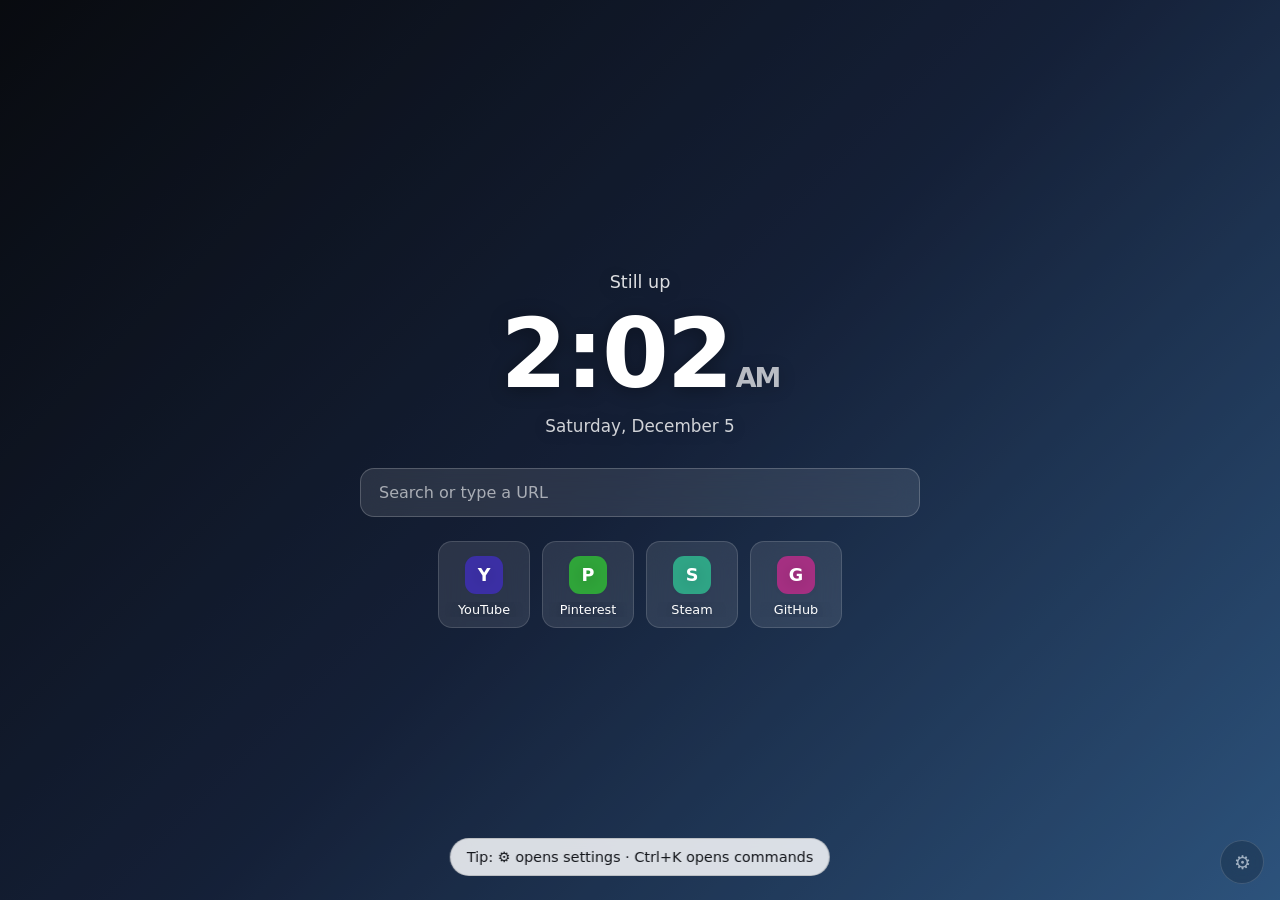
<file: docs/index.html>
<!doctype html>
<html lang="en"><head><meta charset="utf-8">
<meta name="viewport" content="width=device-width, initial-scale=1, viewport-fit=cover">
<meta name="description" content="Fast, customizable new tab with video wallpapers"><meta name="color-scheme" content="dark light"><meta name="theme-color" content="#0b0e14"><title>New Tab</title>
<style>
:root{box-sizing:border-box;padding-top:env(safe-area-inset-top,0px);padding-bottom:env(safe-area-inset-bottom,0px);--ac:#5eead4;--dim:.25;--bl:12px;--cs:96px;--pn:rgba(18,20,26,.8);--ptx:#f2f4f8;--pl:rgba(255,255,255,.14)}
@media(prefers-color-scheme:light){:root:not([data-theme=dark]){--pn:rgba(250,251,253,.86);--ptx:#14161b;--pl:rgba(0,0,0,.14)}}
:root[data-theme=dark]{--pn:rgba(18,20,26,.8);--ptx:#f2f4f8;--pl:rgba(255,255,255,.14)}
:root[data-theme=light]{--pn:rgba(250,251,253,.86);--ptx:#14161b;--pl:rgba(0,0,0,.14)}
*{box-sizing:border-box}[hidden]{display:none!important}
html,body{height:100%;margin:0}
body{background:#0b0e14;color:#fff;font-family:system-ui,-apple-system,"Segoe UI",sans-serif;overflow:hidden}
#bg{position:fixed;inset:0;background:#0b0e14;z-index:0}
#bg video,#bg img{position:absolute;inset:0;width:100%;height:100%;object-fit:cover;opacity:0;transition:opacity .6s}
#bg .on{opacity:1}
#bg:after{content:"";position:absolute;inset:0;background:#000;opacity:var(--dim)}
#ui{position:relative;z-index:1;height:100%;display:flex;flex-direction:column;align-items:center;justify-content:center;gap:14px;padding:24px;text-shadow:0 2px 18px rgba(0,0,0,.35)}
#gr{font-size:1.1rem;opacity:.85}
#clock{font-size:var(--cs);line-height:1;font-weight:600;letter-spacing:-.02em;font-variant-numeric:tabular-nums}
#ap{font-size:.28em;margin-left:.15em;opacity:.7}
#d{opacity:.8;font-size:1.05rem}
#sf{width:min(560px,92vw);margin-top:18px;display:flex;background:rgba(255,255,255,.12);border:1px solid rgba(255,255,255,.2);border-radius:14px;backdrop-filter:blur(var(--bl));-webkit-backdrop-filter:blur(var(--bl));transition:border-color .2s,background .2s}
#sf:focus-within{border-color:var(--ac);background:rgba(255,255,255,.18)}
#q{flex:1;background:none;border:0;outline:0;color:#fff;font:inherit;font-size:1rem;padding:14px 18px;min-width:0}
#q::placeholder{color:rgba(255,255,255,.6)}
#lk{display:flex;flex-wrap:wrap;gap:12px;justify-content:center;max-width:min(640px,94vw);margin-top:10px}
#lk a{width:92px;padding:14px 6px 10px;border-radius:14px;background:rgba(255,255,255,.1);border:1px solid rgba(255,255,255,.14);backdrop-filter:blur(var(--bl));-webkit-backdrop-filter:blur(var(--bl));color:#fff;text-decoration:none;text-align:center;font-size:.8rem;transition:transform .15s,background .15s}
#lk a:hover,#lk a:focus-visible{transform:translateY(-3px);background:rgba(255,255,255,.2);outline:0}
#lk b{display:grid;place-items:center;width:38px;height:38px;border-radius:11px;margin:0 auto 8px;font-size:1.1rem}
#lk span{display:block;white-space:nowrap;overflow:hidden;text-overflow:ellipsis}
#gear{position:fixed;right:max(16px,env(safe-area-inset-right,0px));bottom:max(16px,env(safe-area-inset-bottom,0px));z-index:3;width:44px;height:44px;border-radius:50%;border:1px solid rgba(255,255,255,.25);background:rgba(0,0,0,.35);color:#fff;font-size:1.2rem;cursor:pointer;backdrop-filter:blur(8px);opacity:.55;transition:opacity .2s,transform .3s}
#gear:hover,#gear:focus-visible{opacity:1;transform:rotate(60deg);outline:0}
#pn{position:fixed;top:0;right:0;bottom:0;z-index:4;width:min(360px,100%);background:var(--pn);color:var(--ptx);backdrop-filter:blur(22px);-webkit-backdrop-filter:blur(22px);border-left:1px solid var(--pl);transform:translateX(102%);transition:transform .28s cubic-bezier(.2,.8,.2,1);overflow-y:auto;padding:20px 18px calc(24px + env(safe-area-inset-bottom,0px));padding-top:calc(20px + env(safe-area-inset-top,0px))}
#pn.open{transform:none}
#pn h2{font-size:1rem;margin:0 0 4px;display:flex;justify-content:space-between;align-items:center}
#pn h3{font-size:.8rem;margin:22px 0 8px;opacity:.65;font-weight:600}
.r{display:flex;align-items:center;justify-content:space-between;gap:10px;margin:9px 0;font-size:.9rem}
.r input[type=range]{width:55%;accent-color:var(--ac)}
.r input[type=checkbox]{accent-color:var(--ac);width:18px;height:18px}
.r input[type=color]{width:42px;height:28px;border:0;background:none;padding:0}
#pn input[type=text],#pn select{background:transparent;color:inherit;border:1px solid var(--pl);border-radius:8px;padding:7px 9px;font:inherit;font-size:.88rem;min-width:0}
.btn{background:transparent;color:inherit;border:1px solid var(--pl);border-radius:8px;padding:7px 12px;font:inherit;font-size:.88rem;cursor:pointer}
.btn:hover,.btn:focus-visible{border-color:var(--ac);outline:0}
.ch{display:flex;flex-wrap:wrap;gap:8px}
.sw{width:52px;height:36px;border-radius:9px;border:2px solid transparent;cursor:pointer;position:relative;overflow:hidden;padding:0;color:#fff;font-size:.65rem}
.sw.on{border-color:var(--ac)}
.sw i{position:absolute;right:2px;top:0;font-style:normal;background:rgba(0,0,0,.6);border-radius:6px;padding:0 4px;line-height:1.3}
.sw u{position:absolute;left:3px;bottom:2px;text-decoration:none;text-shadow:0 1px 3px #000}
.lr{display:flex;gap:8px;align-items:center;margin:6px 0;font-size:.88rem}
.lr span{flex:1;overflow:hidden;text-overflow:ellipsis;white-space:nowrap}
@media(prefers-reduced-motion:reduce){*{transition:none!important}}
@media(max-width:520px){#clock{font-size:min(var(--cs),22vw)}}
.tabs{display:flex;margin:12px 0 4px;border-bottom:1px solid var(--pl)}
.tabs button{flex:1;background:none;border:0;border-bottom:2px solid transparent;color:inherit;opacity:.6;padding:9px 0;font:inherit;font-size:.9rem;font-weight:600;cursor:pointer}
.tabs button.on{opacity:1;border-color:var(--ac)}
.pg{display:none}.pg.on{display:block}
.big{display:block;width:100%;margin:8px 0;padding:11px}
.pr{display:flex;gap:8px}.pr .btn{flex:1}
#pn textarea{width:100%;height:90px;background:transparent;color:inherit;border:1px solid var(--pl);border-radius:8px;padding:8px;font:12px ui-monospace,Consolas,monospace;resize:vertical}
#lib{position:fixed;inset:0;z-index:6;background:rgba(0,0,0,.6);backdrop-filter:blur(6px);display:grid;place-items:center;padding:16px}
#lib>div{width:min(860px,100%);max-height:88%;overflow:auto;background:var(--pn);color:var(--ptx);border:1px solid var(--pl);border-radius:16px;padding:18px}
#lg{display:grid;grid-template-columns:repeat(auto-fill,minmax(150px,1fr));gap:12px;margin-top:14px}
.card{aspect-ratio:16/10;border-radius:12px;border:2px solid transparent;cursor:pointer;position:relative;overflow:hidden;background:#222 center/cover;padding:0}
.card.on{border-color:var(--ac)}
.card span{position:absolute;left:0;right:0;bottom:0;padding:6px 8px;font-size:.75rem;color:#fff;background:linear-gradient(transparent,rgba(0,0,0,.7));text-align:left}
.wg{width:min(300px,90vw);background:rgba(255,255,255,.1);border:1px solid rgba(255,255,255,.16);border-radius:14px;padding:12px;backdrop-filter:blur(var(--bl));-webkit-backdrop-filter:blur(var(--bl));text-shadow:none}
#nw{position:fixed;left:24px;bottom:24px}#tw{position:fixed;right:24px;top:24px}
#nta,#ti{width:100%;background:transparent;border:0;color:#fff;font:inherit;outline:0;padding:6px 2px}
#nta{height:120px;resize:none}#ti{border-top:1px solid rgba(255,255,255,.2);margin-top:6px}
.td{display:flex;gap:8px;align-items:center;font-size:.9rem;padding:3px 0}.td span{flex:1}.td button{background:none;border:0;color:inherit;opacity:.6;cursor:pointer}
body.edit [data-w]{outline:1px dashed var(--ac);outline-offset:8px;cursor:grab;touch-action:none;user-select:none}
body.edit [data-w] *{pointer-events:none}
#done{position:fixed;top:16px;left:50%;translate:-50% 0;z-index:5;background:var(--ac);color:#000;border:0;border-radius:99px;padding:10px 20px;font:inherit;font-weight:600;cursor:pointer}
body #sf,body #lk a,body .wg{background:rgba(255,255,255,var(--go,.1));border-radius:var(--rad,14px);box-shadow:var(--gtsh,none)}
body.gloss #sf,body.gloss #lk a,body.gloss .wg{background:linear-gradient(145deg,rgba(255,255,255,.26),rgba(255,255,255,.05) 38%,rgba(0,0,0,.42));border:1px solid rgba(255,255,255,.4);box-shadow:inset 0 1px 0 rgba(255,255,255,.6),inset 0 -12px 22px rgba(0,0,0,.4),0 10px 28px rgba(0,0,0,.55),var(--gtsh,0 0 0 0 transparent);backdrop-filter:blur(calc(var(--bl)*.6)) saturate(1.5);-webkit-backdrop-filter:blur(calc(var(--bl)*.6)) saturate(1.5)}
body.gloss #sf:focus-within{border-color:var(--ac)}
body.clear #sf,body.clear #lk a,body.clear .wg{background:rgba(255,255,255,.03);border:1px solid rgba(255,255,255,.28);backdrop-filter:blur(2px);-webkit-backdrop-filter:blur(2px);box-shadow:var(--gtsh,none)}
body.oled #sf,body.oled #lk a,body.oled .wg{background:#000;border:1px solid rgba(255,255,255,.2);backdrop-filter:none;-webkit-backdrop-filter:none;box-shadow:var(--gtsh,none)}
#ui{color:var(--tc,#fff)}#q,#lk a,#nta,#ti,.wg .btn{color:inherit}
#bg video,#bg img{filter:brightness(var(--br,1)) saturate(var(--sa,1)) blur(var(--wb,0px));object-fit:var(--fit,cover);transform:scale(1.05)}
#clock[data-s=thin]{font-weight:200}#clock[data-s=bold]{font-weight:800}#clock[data-s=mono]{font-family:ui-monospace,Consolas,monospace}
#wx{position:fixed;left:24px;top:24px;width:auto}#pm{position:fixed;right:24px;bottom:80px;text-align:center}#pt{font-size:2rem;font-weight:600;margin-bottom:8px}
#cal{position:fixed;left:24px;top:110px;width:230px}#cal table{width:100%;text-align:center;font-size:.8rem;border-collapse:collapse}#cal td.to{background:var(--ac);color:#000;border-radius:50%}
#cd,#qt{opacity:.8;font-size:.95rem;text-align:center;max-width:520px}
#pn input[type=date]{background:transparent;color:inherit;border:1px solid var(--pl);border-radius:8px;padding:6px}
#cp{position:fixed;inset:0;z-index:7;background:rgba(0,0,0,.5);display:grid;align-items:start;justify-items:center;padding-top:18vh}
#cp>div{width:min(520px,92vw);background:var(--pn);color:var(--ptx);border:1px solid var(--pl);border-radius:14px;overflow:hidden;backdrop-filter:blur(20px)}
#ci{width:100%;background:none;border:0;border-bottom:1px solid var(--pl);color:inherit;font:inherit;padding:14px;outline:0}
#cr div{padding:10px 14px;cursor:pointer}#cr div.on{background:var(--pl)}
#bg{contain:strict}
button:focus-visible,input:focus-visible,select:focus-visible,textarea:focus-visible,a:focus-visible,.card:focus-visible,.sw:focus-visible{outline:2px solid var(--ac);outline-offset:2px}
.btn.pri{background:var(--ac);color:#000;border-color:transparent;font-weight:600}
.r input[type=checkbox]{appearance:none;-webkit-appearance:none;width:38px;height:22px;border-radius:99px;background:var(--pl);position:relative;cursor:pointer;transition:background .2s;flex:none}
.r input[type=checkbox]:after{content:"";position:absolute;top:3px;left:3px;width:16px;height:16px;border-radius:50%;background:var(--ptx);transition:transform .2s}
.r input[type=checkbox]:checked{background:var(--ac)}
.r input[type=checkbox]:checked:after{transform:translateX(16px);background:#000}
body.lite *,body.lite *:before{backdrop-filter:none!important;-webkit-backdrop-filter:none!important}
body.lite #sf,body.lite #lk a,body.lite .wg{background:rgba(10,12,18,.62)!important}
#toast{position:fixed;left:50%;bottom:24px;translate:-50% 20px;opacity:0;pointer-events:none;z-index:9;background:var(--pn);color:var(--ptx);border:1px solid var(--pl);padding:10px 16px;border-radius:99px;font-size:.9rem;backdrop-filter:blur(14px);-webkit-backdrop-filter:blur(14px);transition:opacity .25s,translate .25s}
#toast.on{opacity:1;translate:-50% 0}
.hint{opacity:.5;font-size:.75rem;text-align:center;margin:26px 0 0}
#ui{gap:var(--gap,14px);justify-content:var(--va,center);text-shadow:0 2px 18px rgba(0,0,0,var(--sh,.35))}
#clock{font-weight:var(--clw,600);letter-spacing:var(--cls,-.02em)}
#sf{width:min(var(--cw,560px),92vw)}#lk a{width:var(--tile,92px)}
body.nolbl #lk span{display:none}body.nolbl #lk b{margin-bottom:0}
#bg video,#bg img{object-position:var(--ox,50%) var(--oy,50%)}
#bg:before{content:"";position:absolute;inset:0;z-index:1;pointer-events:none;background:radial-gradient(ellipse at center,transparent 45%,rgba(0,0,0,var(--vg,0)) 100%)}
#bg:after{z-index:1;background:var(--tint,#000)}
@keyframes kb{from{scale:1}to{scale:1.12}}
body.kb #bg img{animation:kb 40s ease-in-out infinite alternate}
@media(prefers-reduced-motion:reduce){body.kb #bg img{animation:none}}
#an{display:none;width:1.6em;height:1.6em}#clock[data-s=analog] #an{display:block}#clock[data-s=analog] #t,#clock[data-s=analog] #ap{display:none}
.aw{position:fixed;z-index:2;top:78%;left:calc(50% - var(--aw)/2);width:var(--aw);display:flex;align-items:center;gap:12px;padding:10px;user-select:none}
.s-bar{--aw:340px}.s-pill{--aw:240px;border-radius:99px!important;padding:6px 14px 6px 6px}.s-circle{--aw:170px;height:170px;padding:0;border-radius:50%!important;justify-content:center}.s-card{--aw:210px;flex-direction:column;align-items:stretch}.s-mini{--aw:104px;border-radius:99px!important;padding:6px 12px;justify-content:space-between}
.ar{position:relative;flex:none;width:48px;height:48px;border-radius:10px;background:linear-gradient(135deg,var(--ac),#2a3350)}
.s-pill .ar{width:40px;height:40px;border-radius:50%}.s-circle .ar{position:absolute;inset:8px;width:auto;height:auto;border-radius:50%}.s-card .ar{width:100%;height:auto;aspect-ratio:1}.s-mini .ar{display:none}
.ai{position:absolute;inset:0;width:100%;height:100%;object-fit:cover;border-radius:inherit}
.rg{position:absolute;inset:-6px;width:calc(100% + 12px);height:calc(100% + 12px);transform:rotate(-90deg);display:none;pointer-events:none}.s-circle .rg{display:block}
.rg circle{fill:none;stroke-width:3}.rg .g{stroke:rgba(255,255,255,.2)}.rg .p{stroke:var(--ac);stroke-linecap:round;stroke-dasharray:289;stroke-dashoffset:289;transition:stroke-dashoffset 1s linear}
.tx{flex:1;min-width:0}.tx b,.tx span{display:block;white-space:nowrap;overflow:hidden;text-overflow:ellipsis}.tx b{font-size:.9rem}.tx span{font-size:.75rem;opacity:.7}
.s-mini .tx{display:none}.s-pill .tx span,.s-pill .pb{display:none}.s-pill [data-c=prev],.s-pill [data-c=next],.s-mini [data-c=prev],.s-mini [data-c=next]{display:none}
.s-circle .tx{position:absolute;top:calc(100% + 8px);left:50%;translate:-50% 0;width:220px;text-align:center;flex:none}.s-circle .pb,.s-circle .eq{display:none}
.s-circle .cb{position:absolute;background:rgba(0,0,0,.5);border-radius:99px;padding:2px 6px;opacity:0;transition:opacity .2s}.s-circle:hover .cb,.s-circle .cb:focus-within{opacity:1}
.s-card .cb{justify-content:center}.s-card .eq{display:none}
.pb{height:6px;border-radius:9px;background:rgba(255,255,255,.2);margin-top:8px;overflow:hidden;cursor:pointer}.pb i{display:block;width:100%;height:100%;background:var(--ac);transform:scaleX(0);transform-origin:left;pointer-events:none;transition:transform 1s linear}
.eq{display:flex;gap:2px;align-items:flex-end;height:18px}.eq i{width:3px;height:30%;background:var(--ac);border-radius:2px}
.playing .eq i{animation:eq .9s ease-in-out infinite alternate}.eq i:nth-child(2){animation-delay:.15s}.eq i:nth-child(3){animation-delay:.3s}.eq i:nth-child(4){animation-delay:.45s}@keyframes eq{to{height:100%}}
.cb{display:flex;align-items:center}.cb button{background:none;border:0;color:inherit;cursor:pointer;padding:6px;border-radius:50%;display:grid;place-items:center}.cb button:hover{background:rgba(255,255,255,.18)}
.s-circle.playing .ai{animation:spin 10s linear infinite}@keyframes spin{to{rotate:360deg}}
.no-art .ar{display:none}.no-txt .tx{display:none}.no-prg .pb,.no-prg .rg{display:none!important}.no-ctl .cb{display:none}.no-eq .eq{display:none}
@media(prefers-reduced-motion:reduce){.playing .eq i,.s-circle.playing .ai{animation:none}}
.chip{display:inline-flex;gap:6px;align-items:center;border:1px solid var(--pl);border-radius:99px;padding:4px 10px;font-size:.82rem;cursor:pointer}.chip input{accent-color:var(--ac)}
#pn .ac{border:1px solid var(--pl);border-radius:12px;padding:6px 12px 10px;margin:8px 0}.note{font-size:.78rem;opacity:.6;margin:4px 0 8px}
.vz{position:fixed;z-index:2;top:62%;left:calc(50% - var(--vw,320px)/2);width:auto;padding:0}
body .vz:not(.glass){background:none!important;border:0!important;box-shadow:none!important;backdrop-filter:none!important;-webkit-backdrop-filter:none!important}
.vz.glass{padding:12px}.vz canvas{display:block}
#gr,#clock,#d,#sf,#lk,#cd,#qt{position:relative}#wx,#pm,#cal{z-index:2}
body.edit [data-w]{will-change:translate,scale,rotate}
body.edit [data-w][data-sel]{outline:2px solid var(--ac)}body.edit [data-w][data-drag]{cursor:grabbing}
.eh{display:none;position:absolute;width:22px;height:22px;background:var(--ac);border:2px solid #000;border-radius:50%;z-index:6;box-shadow:0 2px 8px rgba(0,0,0,.45);scale:calc(1/var(--wsc,1))}
.eh-s{right:-16px;bottom:-16px;cursor:nwse-resize;border-radius:5px}.eh-r{right:-16px;top:-16px;cursor:grab}
body.edit [data-w]>.eh{display:block;pointer-events:auto}
details.sec{border-bottom:1px solid var(--pl)}
details.sec>summary{cursor:pointer;list-style:none;padding:12px 22px 12px 2px;font-weight:600;font-size:.92rem;display:flex;flex-direction:column;gap:2px;position:relative}
details.sec>summary::-webkit-details-marker{display:none}
details.sec>summary::after{content:"›";position:absolute;right:6px;top:10px;font-size:1.2rem;opacity:.6;transition:rotate .2s}
details.sec[open]>summary::after{rotate:90deg}
details.sec>summary small{font-weight:400;opacity:.6;font-size:.76rem}
details.sec[open]{padding-bottom:12px}
details.ac>summary{cursor:pointer;font-weight:600;font-size:.88rem;padding:4px 0}
#ps{width:100%;margin:10px 0 0}#pn.srch .pg{display:block}#pn.srch .tabs{display:none}
:root{--ob:#1b1e26}@media(prefers-color-scheme:light){:root:not([data-theme=dark]){--ob:#fff}}:root[data-theme=light]{--ob:#fff}:root[data-theme=dark]{--ob:#1b1e26}
#pn select option,#pn select optgroup{background:var(--ob);color:var(--ptx)}
#pn input[type=number]{background:transparent;color:inherit;border:1px solid var(--pl);border-radius:8px;padding:6px}
.sw.up{width:84px;height:52px}
#lib.win{position:fixed;inset:auto;left:calc(50% - 220px);top:9vh;z-index:6;width:min(440px,94vw);max-height:72vh;display:flex;flex-direction:column;background:var(--pn);color:var(--ptx);border:1px solid var(--pl);border-radius:16px;padding:0;place-items:initial;backdrop-filter:blur(22px);-webkit-backdrop-filter:blur(22px);box-shadow:0 18px 50px rgba(0,0,0,.5)}
#lib.win>div{width:auto;max-height:none;overflow:visible;background:none;border:0;border-radius:0;padding:0;backdrop-filter:none}
#lh{display:flex;justify-content:space-between;align-items:center;padding:10px 14px;cursor:grab;touch-action:none;border-bottom:1px solid var(--pl)}
#lf{padding:10px 14px 0;gap:6px}#lg{padding:12px 14px 14px;overflow:auto;grid-template-columns:repeat(auto-fill,minmax(110px,1fr));gap:10px;margin-top:0}
.bch{flex:none;background:rgba(255,255,255,.1);border:1px solid rgba(255,255,255,.16);color:inherit;border-radius:99px;padding:4px 12px;font:inherit;font-size:.8rem;cursor:pointer}.bch.on{background:var(--ac);color:#000;border-color:transparent}
#lib .bch{background:transparent;border-color:var(--pl)}#lib .bch.on{background:var(--ac);color:#000}
.dn{display:grid;grid-template-columns:repeat(auto-fit,minmax(140px,1fr));gap:8px;margin:8px 0}
.dc{border:1px solid var(--pl);border-radius:12px;padding:8px;display:flex;flex-direction:column;gap:4px;min-width:0}.dc.on{border-color:var(--ac)}
.dt{height:54px;border-radius:8px;background:#222 center/cover}.dc b{font-size:.85rem;white-space:nowrap;overflow:hidden;text-overflow:ellipsis}.dc small{opacity:.65}
#bm{position:fixed;z-index:2;left:calc(50% - var(--bw,560px)/2);bottom:84px;width:var(--bw,560px);max-width:94vw}
.bt{display:flex;gap:6px;overflow-x:auto;padding-bottom:8px;scrollbar-width:none}
#bmg{display:grid;grid-template-columns:repeat(auto-fill,minmax(calc(var(--bs,56px) + 28px),1fr));gap:10px;max-height:46vh;overflow:auto;scrollbar-width:thin}
#bmg a{display:block;text-align:center;color:inherit;text-decoration:none;font-size:.75rem;transition:translate .18s,scale .18s}#bmg a:hover{translate:0 -2px}
#bmg b{display:grid;place-items:center;width:var(--bs,56px);height:var(--bs,56px);border-radius:calc(var(--bs,56px)*.28);margin:0 auto 5px;font-size:calc(var(--bs,56px)*.4)}
#bmg b img{width:60%;height:60%}#bmg span{display:block;white-space:nowrap;overflow:hidden;text-overflow:ellipsis}#bm.nolbl #bmg span{display:none}
body #bm[data-l=dock]{background:none!important;border:0!important;box-shadow:none!important;backdrop-filter:none!important;-webkit-backdrop-filter:none!important}
#bm[data-l=dock] #bmg{display:flex;justify-content:center;align-items:flex-end;gap:6px;max-height:none;overflow:visible;padding:8px 12px;background:rgba(255,255,255,.12);border:1px solid rgba(255,255,255,.18);border-radius:22px;width:fit-content;max-width:100%;margin:0 auto;backdrop-filter:blur(var(--bl));-webkit-backdrop-filter:blur(var(--bl))}
#bm[data-l=dock] #bmg a{width:var(--bs,56px);transform-origin:bottom}#bm[data-l=dock] #bmg a:hover{scale:1.55;translate:0 0}#bm[data-l=dock] #bmg a:hover+a,#bm[data-l=dock] #bmg a:has(+a:hover){scale:1.25}
#bm[data-l=list] #bmg{grid-template-columns:1fr;gap:4px}#bm[data-l=list] #bmg a{display:flex;align-items:center;gap:10px;text-align:left;padding:4px 6px;border-radius:10px}#bm[data-l=list] #bmg a:hover{background:rgba(255,255,255,.12)}#bm[data-l=list] #bmg b{margin:0;width:32px;height:32px;font-size:.9rem;flex:none}
#ld{position:fixed;inset:0;z-index:30;display:grid;place-items:center;pointer-events:none;clip-path:circle(0 at 50% 50%);background:radial-gradient(circle at 50% 42%,hsl(var(--lh,200) 55% 27%),hsl(var(--lh,200) 50% 8%));color:#fff}
#ld.on{pointer-events:auto;cursor:progress}
#ld.fade{clip-path:none;opacity:0;transition:opacity .35s}#ld.fade.on{opacity:1}
#ld .lg{display:grid;gap:12px;justify-items:center;text-align:center;opacity:0;scale:.7;transition:opacity .3s,scale .5s cubic-bezier(.2,.9,.3,1.25)}
#ld.show .lg{opacity:1;scale:1}
#ld .lw{position:relative;display:grid;place-items:center;width:120px;height:120px}
#ld .lr{position:absolute;inset:0;border-radius:50%;border:3px solid rgba(255,255,255,.14);border-top-color:var(--ac);animation:spin .9s linear infinite}
#ld .lb{width:84px;height:84px;border-radius:22px;display:grid;place-items:center;font-size:2.4rem;font-weight:700;overflow:hidden;box-shadow:0 12px 40px rgba(0,0,0,.45)}
#ld .lb img{width:62%;height:62%}
#ld .ln{font-size:1.15rem;font-weight:600}#ld .ls{opacity:.6;font-size:.82rem}
#ld .pg{position:absolute;left:0;top:0;width:100%;height:3px;overflow:hidden}
#ld .pg:after{content:"";position:absolute;inset:0;background:var(--ac);translate:-100%;animation:ldp var(--ldd,2.5s) linear forwards}@keyframes ldp{to{translate:0}}
@keyframes ldb{from{translate:-100%}to{translate:290%}}
@media(prefers-reduced-motion:reduce){#ld .lr,#ld .pg:after{animation:none}}
#lib.slide .card:not(.on){opacity:.4}
#lib.slide .card.on:after{content:"✓";position:absolute;top:6px;right:6px;width:22px;height:22px;border-radius:50%;background:var(--ac);color:#000;display:grid;place-items:center;font-weight:700;font-size:.85rem}
#clock{font-family:var(--cf,inherit)}
details.zl>summary{cursor:pointer;font-size:.85rem;opacity:.85;padding:6px 0}#zlb{margin:4px 0 10px}
#bmh{display:none}
#bm[data-d=dd]{width:150px;left:calc(50% - 75px);padding:0}
body #bm[data-d=dd]{background:none!important;border:0!important;box-shadow:none!important;backdrop-filter:none!important;-webkit-backdrop-filter:none!important}
#bm[data-d=dd] #bmh{display:block;width:100%;padding:9px 14px;font:inherit;font-size:.85rem;white-space:nowrap;color:inherit;cursor:pointer;background:rgba(255,255,255,.12);border:1px solid rgba(255,255,255,.2);border-radius:99px;backdrop-filter:blur(var(--bl));-webkit-backdrop-filter:blur(var(--bl))}
#bm[data-d=dd] #bmp{display:none;position:absolute;bottom:calc(100% + 10px);left:50%;translate:-50% 0;width:min(var(--bw,560px),94vw);padding:12px;background:rgba(18,20,26,.86);border:1px solid rgba(255,255,255,.16);border-radius:16px;backdrop-filter:blur(18px);-webkit-backdrop-filter:blur(18px);box-shadow:0 18px 50px rgba(0,0,0,.5)}
#bm[data-d=dd].open #bmp{display:block}#bm[data-d=dd].down #bmp{bottom:auto;top:calc(100% + 10px)}
body.edit #bm #bmp{display:none!important}
#bms2{width:100%;margin:0 0 10px;background:rgba(255,255,255,.08);border:1px solid rgba(255,255,255,.16);border-radius:10px;color:#fff;padding:8px 12px;font:inherit;font-size:.85rem;outline:0}
#bms2::placeholder{color:rgba(255,255,255,.55)}
#bmh,#gwh{box-shadow:var(--gtsh,none)}
#gw{position:fixed;z-index:2;left:calc(50% + 90px);bottom:84px}
#gwh{display:none}
#gw[data-d=dd]{width:auto;padding:0}
body #gw[data-d=dd]{background:none!important;border:0!important;box-shadow:none!important;backdrop-filter:none!important;-webkit-backdrop-filter:none!important}
#gw[data-d=dd] #gwh{display:block;padding:9px 14px;font:inherit;font-size:.85rem;white-space:nowrap;color:inherit;cursor:pointer;background:rgba(255,255,255,.12);border:1px solid rgba(255,255,255,.2);border-radius:99px;backdrop-filter:blur(var(--bl));-webkit-backdrop-filter:blur(var(--bl))}
#gw[data-d=dd] #gwp{display:none;position:absolute;bottom:calc(100% + 10px);right:0;width:min(calc(var(--gwc,4)*(var(--gws,52px) + 30px) + 24px),94vw);padding:12px;background:rgba(18,20,26,.86);border:1px solid rgba(255,255,255,.16);border-radius:16px;backdrop-filter:blur(18px);-webkit-backdrop-filter:blur(18px);box-shadow:0 18px 50px rgba(0,0,0,.5)}
#gw[data-d=dd].open #gwp{display:block}#gw[data-d=dd].down #gwp{bottom:auto;top:calc(100% + 10px)}
body.edit #gw #gwp{display:none!important}
#gwg{display:grid;grid-template-columns:repeat(var(--gwc,4),1fr);gap:6px;max-height:min(60vh,420px);overflow:auto;scrollbar-width:thin}
#gwg a{display:block;text-align:center;color:inherit;text-decoration:none;font-size:.72rem;padding:8px 2px;border-radius:12px;transition:background .15s,translate .15s}
#gwg a:hover,#gwg a:focus-visible{background:rgba(255,255,255,.14);translate:0 -2px}
#gwg b{display:grid;place-items:center;width:var(--gws,52px);height:var(--gws,52px);border-radius:calc(var(--gws,52px)*.3);margin:0 auto 6px;color:#fff;box-shadow:0 4px 14px rgba(0,0,0,.3)}
#gwg b svg,#gwg b img{width:56%;height:56%}#gwg span{display:block;white-space:nowrap;overflow:hidden;text-overflow:ellipsis}#gw.nolbl #gwg span{display:none}
</style></head>
<body>
<div id="bg"></div>
<main id="ui">
 <div id="gr" data-w="gr"></div>
 <div id="clock" data-w="clock"><span id="t"></span><span id="ap"></span><svg id="an" viewBox="-50 -50 100 100" aria-hidden="true"><circle r="48" fill="none" stroke="currentColor" stroke-opacity=".5" stroke-width="1.5"/><g id="tk"></g><line id="hh" y2="-26" stroke="currentColor" stroke-width="3.5" stroke-linecap="round"/><line id="hm" y2="-38" stroke="currentColor" stroke-width="2.5" stroke-linecap="round"/><line id="hs" y2="-42" stroke="var(--ac)" stroke-width="1.2" stroke-linecap="round"/></svg></div>
 <div id="d" data-w="d"></div>
 <form id="sf" data-w="sf" autocomplete="off"><input id="q" type="text" placeholder="Search or type a URL" aria-label="Search"></form>
 <nav id="lk" data-w="lk" aria-label="Shortcuts"></nav>
<section id="nw" class="wg" data-w="nw" hidden><textarea id="nta" placeholder="Quick notes" aria-label="Notes"></textarea></section>
 <section id="tw" class="wg" data-w="tw" hidden><div id="tl"></div><input id="ti" type="text" placeholder="Add a task, press Enter" aria-label="Add task"></section>
</main>
<style id="cc"></style>
<div id="toast" role="status" aria-live="polite"></div>
<button id="done" hidden>Done · drag to move · ■ resize · ● rotate</button>
<div id="cd" data-w="cd" hidden></div><div id="qt" data-w="qt" hidden></div>
<section id="wx" class="wg" data-w="wx" hidden></section>
<section id="pm" class="wg" data-w="pm" hidden><div id="pt">25:00</div><div class="pr"><button class="btn" id="pg">Start</button><button class="btn" data-pm="25">Focus</button><button class="btn" data-pm="5">Break</button></div></section>
<section id="cal" class="wg" data-w="cal" hidden></section>
<section id="bm" class="wg" data-w="bm" hidden><button id="bmh" type="button"></button><div id="bmp"><div class="bt" id="bmt"></div><input id="bms2" type="text" placeholder="Search bookmarks" aria-label="Search bookmarks"><div id="bmg"></div></div></section>
<section id="gw" class="wg" data-w="gw" hidden><button id="gwh" type="button"></button><div id="gwp"><div id="gwg"></div></div></section>
<div id="lib" class="win" hidden role="dialog" aria-label="Wallpaper library"><div id="lh"><b id="lt">Wallpaper library</b><button class="btn" id="lc" aria-label="Close">✕</button></div><div class="ch" id="lf"></div><div id="lg"></div></div>
<button id="gear" aria-label="Customize">⚙</button>
<aside id="pn" aria-label="Settings">
 <h2>Customize <button class="btn" id="x">Close</button></h2>
 <input id="ps" type="text" placeholder="Search settings…" aria-label="Search settings">
 <div class="tabs" role="tablist"><button class="on" data-p="p1">Wallpapers</button><button data-p="p2">Widgets</button><button data-p="p3">Settings</button></div>
 <section class="pg on" id="p1">
  <button class="btn big pri" id="up">Upload your own (video / image / GIF)</button><input id="f" type="file" accept="image/*,video/*" multiple hidden>
  <button class="btn big" id="lo">Choose from library</button>
  <h3>My uploads</h3><div class="ch" id="bgs"></div>
  <div class="pr"><button class="btn" id="dflt">Restore default</button><button class="btn" id="dall">Delete all uploads</button></div>
  
  <h3>Adjust</h3>
  <div class="r">Save per wallpaper<input type="checkbox" data-k="pw"></div>
  <p class="note" id="wpn"></p>
  <div class="pr"><button class="btn" id="wpr">Reset this wallpaper</button><button class="btn" id="wpa">Use for all</button></div>
  <div class="r">Dim<input type="range" data-k="dim" min="0" max=".85" step=".01"></div>
  <div class="r">Brightness<input type="range" data-k="br" min=".3" max="1.5" step=".05"></div>
  <div class="r">Saturation<input type="range" data-k="sa" min="0" max="2" step=".05"></div>
  <div class="r">Blur<input type="range" data-k="wb" min="0" max="20" step="1"></div>
  <div class="r">Fit<select data-k="fit"><option value="cover">Fill</option><option value="contain">Fit</option></select></div>
  <div class="r">Focus X<input type="range" data-k="ox" min="0" max="100" step="1"></div>
  <div class="r">Focus Y<input type="range" data-k="oy" min="0" max="100" step="1"></div>
  <div class="r">Vignette<input type="range" data-k="vg" min="0" max=".9" step=".05"></div>
  <div class="r">Tint color<input type="color" data-k="tint"></div>
  <div class="r">Slow zoom (images)<input type="checkbox" data-k="kb"></div>
  <div class="r">Mouse parallax<input type="checkbox" data-k="px"></div>
  <div class="r">Video speed<input type="range" data-k="vs" min=".25" max="2" step=".25"></div>
  <div class="r">Video sound<input type="checkbox" data-k="snd"></div>
  <h3>Auto change</h3>
  <div class="r">Slideshow<select data-k="ss"><option value="off">Off</option><option value="tab">Each new tab</option><option value="5">Every 5 min</option><option value="15">Every 15 min</option><option value="60">Every hour</option></select></div>
  <div class="r">Slideshow order<select data-k="sso"><option value="shuf">Shuffle</option><option value="seq">In order</option></select></div>
  <div class="r">Slideshow wallpapers<button class="btn" id="sslb">All wallpapers</button></div>
  <div class="r">Auto day / night wallpaper<input type="checkbox" data-k="dn"></div>
  <div class="r">Day starts at<input type="number" data-k="dh" min="0" max="23" style="width:64px"></div>
  <div class="r">Night starts at<input type="number" data-k="nh" min="0" max="23" style="width:64px"></div>
  <div id="dnbox" class="dn"></div><p class="note" id="dns"></p>
  
 </section>
 <section class="pg" id="p2">
  <h3>Layout</h3>
  <div class="pr"><button class="btn" data-pre="min">Minimal</button><button class="btn" data-pre="bal">Balanced</button><button class="btn" data-pre="full">Full</button></div>
  <div class="pr" style="margin-top:8px"><button class="btn" id="ed">Move &amp; resize</button><button class="btn" id="rl">Reset positions</button></div>
  <h3>Show</h3>
  <div class="r">Clock<input type="checkbox" data-k="sClock"></div>
  <div class="r">Date<input type="checkbox" data-k="sDate"></div>
  <div class="r">Greeting<input type="checkbox" data-k="sGreet"></div>
  <div class="r">Search bar<input type="checkbox" data-k="sSearch"></div>
  <div class="r">Shortcuts<input type="checkbox" data-k="sLinks"></div>
  <div class="r">Notes<input type="checkbox" data-k="sNotes"></div>
  <div class="r">To-do list<input type="checkbox" data-k="sTodo"></div>
  <div class="r">Weather<input type="checkbox" data-k="sWx"></div>
  <div class="r">Focus timer<input type="checkbox" data-k="sPm"></div>
  <div class="r">Calendar<input type="checkbox" data-k="sCal"></div>
  <div class="r">Countdown<input type="checkbox" data-k="sCd"></div>
  <div class="r">Daily quote<input type="checkbox" data-k="sQt"></div>
  <div class="r">Bookmarks<input type="checkbox" data-k="sBm"></div>
  <div class="r">Google apps<input type="checkbox" data-k="sGw"></div>
  <h3>Audio players</h3>
  <p class="note">Shows what's playing in your other tabs (extension). The preview uses a demo track.</p>
  <div id="awl"></div><button class="btn big" id="awa">+ Add audio widget</button>
  <h3>Visualizer bars</h3>
  <div class="r">Source<select data-k="vm"><option value="tab">Tab audio (real sound)</option><option value="live">Share audio (any tab or screen)</option><option value="sim">Demo animation</option></select></div>
  <p class="note" id="vst"></p>
  <div id="vzl"></div><button class="btn big" id="vza">+ Add visualizer bars</button>
  <h3>Bookmarks</h3>
  <div class="r">Folder<select id="bmf"></select></div>
  <div class="r">Show as<select data-k="bmd"><option value="dd">Dropdown (saves space)</option><option value="open">Always open</option></select></div>
  <div class="r">Layout<select data-k="bml"><option value="grid">Grid</option><option value="dock">Dock</option><option value="list">List</option></select></div>
  <div class="r">Icon size<input type="range" data-k="bms" min="36" max="96" step="2"></div>
  <div class="r">Width<input type="range" data-k="bmw" min="280" max="900" step="10"></div>
  <div class="r">Show names<input type="checkbox" data-k="bmn"></div>
  <div class="r">Folder tabs<input type="checkbox" data-k="bmt"></div>
  <h3>Google apps</h3>
  <div class="r">Show as<select data-k="gwd"><option value="dd">Dropdown (saves space)</option><option value="open">Always open</option></select></div>
  <div class="r">Icon size<input type="range" data-k="gws" min="36" max="80" step="2"></div>
  <div class="r">Columns<input type="range" data-k="gwc" min="3" max="6" step="1"></div>
  <div class="r">Show names<input type="checkbox" data-k="gwn"></div>
  <div class="r">Account number (0 = first)<input type="number" data-k="gwa" min="0" max="9" style="width:64px"></div>
  <details class="zl"><summary>Choose which apps to show</summary><div class="ch" id="gwl"></div></details>
  <h3>Arrange</h3>
  <div class="r">Vertical align<select data-k="va"><option value="start">Top</option><option value="center">Center</option><option value="end">Bottom</option></select></div>
  <div class="r">Spacing<input type="range" data-k="gap" min="0" max="48" step="2"></div>
  <div class="r">Snap to grid<input type="checkbox" data-k="snap"></div>
  <div class="r">Zen mode (press Z)<input type="checkbox" data-k="zen"></div>
  <details class="zl"><summary>Choose what zen mode hides</summary><div class="ch" id="zlb"></div></details>
  <h3>Clock</h3>
  <div class="r">Your name<input type="text" data-k="name" placeholder="optional"></div>
  <div class="r">Size<input type="range" data-k="cs" min="40" max="220" step="2"></div>
  <div class="r">Weight<input type="range" data-k="clw" min="100" max="900" step="100"></div>
  <div class="r">Letter spacing<input type="range" data-k="cls" min="-.08" max=".2" step=".01"></div>
  <div class="r">Style<select data-k="cst"><option value="analog">Analog</option><option value="w6">Regular</option><option value="thin">Thin</option><option value="bold">Bold</option><option value="mono">Mono</option></select></div>
  <div class="r">24-hour<input type="checkbox" data-k="h24"></div>
  <div class="r">Show seconds<input type="checkbox" data-k="sec"></div>
  <h3>Weather &amp; countdown</h3>
  <div class="r">City<input type="text" data-k="city" placeholder="Delhi"></div>
  <div class="r">Unit<select data-k="unit"><option value="C">°C</option><option value="F">°F</option></select></div>
  <div class="r">Event<input type="text" data-k="cdn" placeholder="Exam"></div>
  <div class="r">Date<input type="date" data-k="cdd"></div>
  <h3>Shortcuts</h3>
  <div class="r">Open animation<select data-k="ld"><option value="grow">Grow from tile + logo</option><option value="fade">Fade + logo</option><option value="off">Off</option></select></div>
  <div class="r">Animation length<input type="range" data-k="ldd" min="1" max="5" step=".5"></div>
  <div class="r">Tile size<input type="range" data-k="tile" min="56" max="140" step="2"></div>
  <div class="r">Show names<input type="checkbox" data-k="lbl"></div><div id="ll"></div>
  <div class="lr"><input type="text" id="ln" placeholder="Name" size="8"><input type="text" id="lu" placeholder="site.com" style="flex:1"><button class="btn" id="la">Add</button></div>
 </section>
 <section class="pg" id="p3">
  <h3>Scenes</h3>
  <div id="sl"></div><div class="lr"><input type="text" id="sn" placeholder="Scene name" style="flex:1"><button class="btn" id="sv">Save current</button></div>
  <h3>Look</h3><div class="ch" id="thm"></div>
  <div class="r">Glass style<select data-k="gs"><option value="frost">Frosted</option><option value="gloss">Glossy</option><option value="clear">Clear</option><option value="oled">OLED black</option></select></div>
  <div class="r">Glass opacity<input type="range" data-k="go" min="0" max=".4" step=".01"></div>
  <div class="r">Glass tint color<input type="color" data-k="gt"></div>
  <div class="r">Tint strength<input type="range" data-k="gts" min="0" max=".6" step=".02"></div>
  <div class="r">Lite mode (no blur, still video)<input type="checkbox" data-k="lite"></div>
  <div class="r">Corner radius<input type="range" data-k="rad" min="0" max="32" step="1"></div>
  <div class="r">Text color<input type="color" data-k="tc"></div>
  <div class="r">Text shadow<input type="range" data-k="sh" min="0" max="1" step=".05"></div>
  <div class="r">Accent<input type="color" data-k="ac"></div>
  <div class="r">Font<select data-k="font"><option value="sans">Clean</option><option value="serif">Serif</option><option value="mono">Mono</option><option value="round">Rounded</option></select></div>
  <div class="r">Google font (all text)<input type="text" data-k="gf" list="gfl" placeholder="e.g. Poppins"></div>
  <div class="r">Google font (clock)<input type="text" data-k="gfc" list="gfl" placeholder="e.g. Orbitron"></div>
  <p class="note">Type any family name from <a href="https://fonts.google.com" target="_blank" rel="noopener" style="color:inherit">fonts.google.com</a>. Needs internet. Leave empty to use the built-in fonts.</p>
  <datalist id="gfl"><option value="Poppins"><option value="Inter"><option value="Montserrat"><option value="Playfair Display"><option value="Orbitron"><option value="Bebas Neue"><option value="Space Grotesk"><option value="JetBrains Mono"><option value="Pacifico"><option value="Oswald"><option value="Raleway"><option value="Lobster"><option value="Rajdhani"><option value="Quicksand"></datalist>
  <div class="r">Glass blur<input type="range" data-k="blur" min="0" max="30" step="1"></div>
  <div class="r">Panel theme<select id="th"><option value="">System</option><option value="dark">Dark</option><option value="light">Light</option></select></div>
  <h3>Search &amp; text</h3>
  <div class="r">Search width<input type="range" data-k="cw" min="280" max="900" step="10"></div>
  <div class="r">Search hint<input type="text" data-k="ph"></div>
  <div class="r">Focus search on open<input type="checkbox" data-k="af"></div>
  <div class="r">Greeting text<input type="text" data-k="greet" placeholder="Auto"></div>
  <div class="r">Date format<select data-k="df"><option value="long">Tuesday, October 13</option><option value="short">Tue, Oct 13</option><option value="num">13/10/2026</option><option value="day">Weekday only</option></select></div>
  <div class="r">Search engine<select data-k="eng"><option value="https://duckduckgo.com/?q=">DuckDuckGo</option><option value="https://search.brave.com/search?q=">Brave</option><option value="https://www.google.com/search?q=">Google</option><option value="https://www.bing.com/search?q=">Bing</option></select></div>
  <h3>Custom CSS</h3>
  <textarea data-k="css" spellcheck="false" placeholder="#clock{font-weight:200}"></textarea>
  <h3>Backup</h3>
  <p class="note" id="bkn"></p>
  <div class="r">Settings only<span class="pr" style="flex:none"><button class="btn" id="ex">Export</button><button class="btn" id="im">Import</button></span></div>
  <div class="r">Full backup (with wallpapers)<span class="pr" style="flex:none"><button class="btn" id="exf">Export</button><button class="btn" id="imf2b">Import</button></span></div>
  <input id="imf" type="file" accept=".json" hidden><input id="imf2" type="file" accept=".ntbk" hidden>
  <h3>Reset</h3><button class="btn" id="rs">Reset all settings</button>
 </section>
<p class="hint">v2.10 · Ctrl+K commands · / search · Esc close</p></aside>
<script>
const $=q=>document.querySelector(q),$$=q=>[...document.querySelectorAll(q)];
const G=["linear-gradient(135deg,#0f2027,#203a43,#2c5364)","linear-gradient(135deg,#1a0f2e,#4a1d6b,#c2417a)","linear-gradient(135deg,#0b0e14,#1b2a49,#3b6ea5)","linear-gradient(135deg,#141e14,#2d5a3d,#9bc27a)","linear-gradient(135deg,#1c1010,#7a2e1d,#f2a65a)","radial-gradient(circle at 70% 30%,#243b6b,#05070d 70%)"];
const LIB=[ // Add favourites here: {n:"Name",t:"video"|"img"|"css",s:"file or URL",p:"optional poster image for videos"}
 {n:"Deep sea",t:"css",s:G[0]},{n:"Dusk",t:"css",s:G[1]},{n:"Midnight",t:"css",s:G[2]},{n:"Forest",t:"css",s:G[3]},{n:"Ember",t:"css",s:G[4]},{n:"Eclipse",t:"css",s:G[5]}
 // {n:"Black hole",t:"video",s:"wallpapers/blackhole.mp4",p:"wallpapers/blackhole.jpg"},
 // {n:"Mountains",t:"img",s:"wallpapers/mountains.jpg"},
];
const F={sans:'system-ui,-apple-system,"Segoe UI",sans-serif',serif:'Georgia,"Times New Roman",serif',mono:'ui-monospace,Consolas,monospace',round:'ui-rounded,"Segoe UI Variable Display","Trebuchet MS",sans-serif'};
const D={sGw:false,gwd:"dd",gws:52,gwc:4,gwn:true,gwa:0,gwl:["gmail","drive","docs","sheets","slides","forms","classroom","meet","calendar","photos","maps","youtube"],gt:"#ffffff",gts:0,zl:["sf","lk","nw","tw","wx","pm","cal","cd","qt","bm","gw","aw","vz"],gf:"",gfc:"",bmd:"dd",pw:true,wp:{},ssl:[],sso:"shuf",ld:"grow",ldd:2.5,dh:6,nh:18,dayN:"",nightN:"",dayT:"",nightT:"",sBm:false,bmf:"",bml:"grid",bms:56,bmn:true,bmt:true,bmw:560,vz:[],vm:"tab",aw:[],rot:{},clw:600,cls:-.02,sh:.35,vg:0,tint:"#000000",ox:50,oy:50,kb:false,px:false,gap:14,va:"center",snap:false,zen:false,tile:92,lbl:true,cw:560,ph:"Search or type a URL",af:false,greet:"",df:"long",lite:false,br:1,sa:1,wb:0,fit:"cover",vs:1,snd:false,ss:"off",dn:false,day:"",night:"",sWx:false,sPm:false,sCal:false,sCd:false,sQt:false,cst:"w6",gs:"frost",go:.1,rad:14,tc:"#ffffff",city:"",unit:"C",cdn:"",cdd:"",scenes:{},pos:{},scl:{},sNotes:false,sTodo:false,todos:[],notes:"",css:"",bg:"g2",dim:.25,blur:12,ac:"#5eead4",font:"sans",h24:false,sec:false,cs:96,name:"",sClock:true,sDate:true,sGreet:true,sSearch:true,sLinks:true,eng:"https://duckduckgo.com/?q=",links:[{n:"YouTube",u:"https://youtube.com"},{n:"Pinterest",u:"https://pinterest.com"},{n:"Steam",u:"https://store.steampowered.com"},{n:"GitHub",u:"https://github.com"}]};
let s;try{s={...D,...JSON.parse(localStorage.getItem("nt")||"{}")}}catch(e){s={...D}}
let svT,dead=0;const flush=()=>{clearTimeout(svT);if(dead)return;try{localStorage.setItem("nt",JSON.stringify(s))}catch(e){}},save=()=>{clearTimeout(svT);svT=setTimeout(flush,250)};addEventListener("pagehide",flush);
const db=new Promise(r=>{try{const q=indexedDB.open("nt",1);q.onupgradeneeded=()=>q.result.createObjectStore("m",{keyPath:"id"});q.onsuccess=()=>r(q.result);q.onerror=()=>r(null)}catch(e){r(null)}});
const tx=async(m,f)=>{const d=await db;if(!d)return;return new Promise(r=>{const t=d.transaction("m",m),q=f(t.objectStore("m"));t.oncomplete=()=>r(q&&q.result);t.onerror=()=>r()})};
let url=0;
async function bg(){
 const el=$("#bg");el.innerHTML="";if(url){URL.revokeObjectURL(url);url=0}
 if(cb()[0]=="l"){const L=LIB[+cb().slice(1)];el.style.background=G[2];if(!L)return;if(L.t=="css"){el.style.background=L.s;return}
  const v=L.t=="video",m=document.createElement(v?"video":"img");if(v&&s.lite)return;m.src=L.s;
  if(v){m.muted=m.loop=m.autoplay=m.playsInline=true;m.preload="auto";if(L.p)el.style.background=`url("${L.p}") center/cover`;m.oncanplay=()=>m.classList.add("on");m.play().catch(()=>{})}else m.onload=()=>m.classList.add("on");
  el.prepend(m);return}
 const i=cb()[0]=="g"?+cb().slice(1):-1;el.style.background=G[i>=0?i:2];
 if(i>=0)return;
 const r=await tx("readonly",st=>st.get(cb()));if(!r)return;
 if(r.poster)el.style.background=`url(${r.poster}) center/cover`;url=URL.createObjectURL(r.blob);
 const v=r.blob.type.startsWith("video"),m=document.createElement(v?"video":"img");
 if(v&&s.lite)return;m.src=url;
 if(v){m.muted=m.loop=m.autoplay=m.playsInline=true;m.preload="auto";m.oncanplay=()=>m.classList.add("on");m.play().catch(()=>{})}
 else m.onload=()=>m.classList.add("on");
 el.prepend(m);
}
document.addEventListener("visibilitychange",()=>{const v=$("#bg video");if(v)document.hidden?v.pause():v.play().catch(()=>{})});
const DF={long:{weekday:"long",month:"long",day:"numeric"},short:{weekday:"short",month:"short",day:"numeric"},num:{day:"2-digit",month:"2-digit",year:"numeric"},day:{weekday:"long"}};const tE=$("#t"),aE=$("#ap"),dE=$("#d"),gE=$("#gr");let tk="";
const put=(e,t)=>{if(e.textContent!==t)e.textContent=t};
function tick(){const d=new Date(),m=d.getMinutes(),g=d.getHours();let h=g,a="";
 if(!s.h24){a=h<12?"AM":"PM";h=h%12||12}
 const p=n=>String(n).padStart(2,"0");
 put(tE,(s.h24?p(h):h)+":"+p(m)+(s.sec?":"+p(d.getSeconds()):""));put(aE,a);
 if(s.cst=="analog"){$("#hh").setAttribute("transform",`rotate(${(g%12)*30+m/2})`);$("#hm").setAttribute("transform",`rotate(${m*6})`);const hs=$("#hs");hs.style.display=s.sec?"":"none";hs.setAttribute("transform",`rotate(${d.getSeconds()*6})`)}
 const k=d.getDate()+"|"+g+"|"+s.name+s.greet+s.df;
 if(k!==tk){tk=k;put(dE,d.toLocaleDateString(undefined,DF[s.df]||DF.long));put(gE,s.greet||(g<5?"Still up":g<12?"Good morning":g<17?"Good afternoon":"Good evening")+(s.name?", "+s.name:""))}}
function apply(){
 const r=document.documentElement.style;
 r.setProperty("--ac",s.ac);r.setProperty("--dim",s.dim);r.setProperty("--bl",s.blur+"px");r.setProperty("--cs",s.cs+"px");
 document.body.style.fontFamily=F[s.font]||F.sans;
 [["sClock","#clock"],["sDate","#d"],["sGreet","#gr"],["sSearch","#sf"],["sLinks","#lk"]].forEach(([k,q])=>$(q).hidden=!s[k]);
 tick();
}
function links(){
 const lk=$("#lk"),ll=$("#ll");lk.innerHTML=ll.innerHTML="";
 s.links.forEach((l,i)=>{
  let h="";try{h=new URL(l.u).hostname}catch(e){}
  let n=0;for(const c of h)n=(n*31+c.charCodeAt(0))%360;
  const a=document.createElement("a");a.href=l.u;
  const b=document.createElement("b");b.textContent=(l.n[0]||"?").toUpperCase();b.style.background=`hsl(${n} 55% 42%)`;
  if(window.chrome&&chrome.runtime&&chrome.runtime.id){const im=new Image();im.width=im.height=26;im.alt="";im.src=chrome.runtime.getURL("/_favicon/")+"?pageUrl="+encodeURIComponent(l.u)+"&size=32";im.onload=()=>{b.textContent="";b.style.background="rgba(255,255,255,.14)";b.append(im)}}
  const t=document.createElement("span");t.textContent=l.n;a.append(b,t);lk.append(a);
  const row=document.createElement("div");row.className="lr";
  const sp=document.createElement("span");sp.textContent=l.n+" · "+h;
  const x=document.createElement("button");x.className="btn";x.textContent="Remove";
  x.onclick=()=>{s.links.splice(i,1);save();links()};
  const u=document.createElement("button");u.className="btn";u.textContent="↑";u.onclick=()=>{if(i){[s.links[i-1],s.links[i]]=[s.links[i],s.links[i-1]];save();links()}};
  const ed=document.createElement("button");ed.className="btn";ed.textContent="Edit";ed.onclick=()=>{$("#ln").value=l.n;$("#lu").value=l.u;s.links.splice(i,1);save();links()};
  row.append(sp,u,ed,x);ll.append(row);
 });
}
async function gallery(){const box=$("#bgs");box.innerHTML="";
 const all=await tx("readonly",st=>st.getAll())||[];
 if(!all.length){box.textContent="No uploads yet";box.style.opacity=.6;return}box.style.opacity="";
 all.forEach(m=>{const b=document.createElement("button");b.className="sw up"+(s.bg==m.id?" on":"");b.style.background=m.poster?`url("${m.poster}") center/cover`:"#222";
  const u=document.createElement("u");u.textContent=m.name.slice(0,14);const k=document.createElement("i");k.textContent="×";k.title="Delete";
  k.onclick=async e=>{e.stopPropagation();await tx("readwrite",st=>st.delete(m.id));if(s.bg==m.id){s.bg="g2";save();bg()}gallery()};
  b.append(u,k);b.title=m.name;b.onclick=()=>pick(m.id);box.append(b)})}
function pick(id){s.bg=id;save();bg();gallery()}
$("#up").onclick=()=>$("#f").click();
$("#f").onchange=async e=>{
 let last;
 for(const f of e.target.files){last="m"+Date.now()+Math.random().toString(36).slice(2,6);const po=await poster(f);if(!await tx("readwrite",st=>st.put({id:last,name:f.name,blob:f,poster:po}))){toast("Couldn't save "+f.name+" (storage may be full)");last=0;continue}wnc[last]=f.name;toast("Added "+f.name)}
 e.target.value="";if(last)pick(last);
};
$$("[data-k]").forEach(i=>{
 const k=i.dataset.k;
 if(i.type=="checkbox")i.checked=!!s[k];else i.value=s[k];
 i.oninput=()=>{s[k]=i.type=="checkbox"?i.checked:i.type=="range"?+i.value:i.value;save();apply()};
});
const th=$("#th");th.value=localStorage.getItem("nt-th")||"";
const setTh=()=>{th.value?document.documentElement.dataset.theme=th.value:delete document.documentElement.dataset.theme;try{localStorage.setItem("nt-th",th.value)}catch(e){}};
th.onchange=setTh;setTh();
$("#la").onclick=()=>{
 let u=$("#lu").value.trim(),n=$("#ln").value.trim();if(!u)return;
 if(!/^https?:\/\//.test(u))u="https://"+u;
 try{const h=new URL(u).hostname;s.links.push({n:n||h.replace(/^www\./,""),u})}catch(e){return}
 $("#lu").value=$("#ln").value="";save();links();
};
$("#rs").onclick=()=>{if(confirm("Reset all settings? Uploaded wallpapers stay saved.")){dead=1;try{localStorage.removeItem("nt")}catch(e){}location.reload()}};
$("#sf").onsubmit=e=>{
 e.preventDefault();const v=$("#q").value.trim();if(!v)return;
 location.href=/^(https?:\/\/)?[\w-]+(\.[\w-]+)+(\/\S*)?$/.test(v)?(/^https?:/.test(v)?v:"https://"+v):s.eng+encodeURIComponent(v);
};
const pn=$("#pn"),tg=o=>{const was=pn.classList.contains("open");pn.classList.toggle("open",o);pn.inert=!o;$("#gear").setAttribute("aria-expanded",o);if(o){gallery();$("#x").focus()}else if(was)$("#gear").focus()};pn.inert=true;
$("#gear").onclick=()=>tg(!pn.classList.contains("open"));$("#x").onclick=()=>tg(false);
addEventListener("keydown",e=>{
 if(e.key=="Escape"){tg(false);$("#lib").hidden=true;setEdit(false)}
 else if(e.key=="/"&&document.activeElement.tagName!="INPUT"){e.preventDefault();$("#q").focus()}
});

const ap0=apply;apply=()=>{ap0();$("#cc").textContent=s.css;$("#nw").hidden=!s.sNotes;$("#tw").hidden=!s.sTodo;lay()};
const bd=document.body;
function lay(){$$("[data-w]").forEach(e=>{const w=e.dataset.w,p=s.pos[w]||[0,0];e.style.translate=`${p[0]*innerWidth}px ${p[1]*innerHeight}px`;e.style.scale=s.scl[w]||1;e.style.rotate=(s.rot[w]||0)+"deg";e.style.setProperty("--wsc",s.scl[w]||1)})}
addEventListener("resize",lay);
$("#ed").onclick=()=>{bd.classList.add("edit");$("#done").hidden=false;tg(false)};
$("#done").onclick=()=>{bd.classList.remove("edit");$("#done").hidden=true};
$("#rl").onclick=()=>{s.pos={};s.scl={};s.rot={};save();lay()};
const sync=()=>$$("[data-k]").forEach(i=>{const v=s[i.dataset.k];i.type=="checkbox"?i.checked=!!v:i.value=v});
const PRE={min:{sClock:1,sDate:0,sGreet:0,sSearch:0,sLinks:0,sNotes:0,sTodo:0},bal:{sClock:1,sDate:1,sGreet:1,sSearch:1,sLinks:1,sNotes:0,sTodo:0},full:{sClock:1,sDate:1,sGreet:1,sSearch:1,sLinks:1,sNotes:1,sTodo:1}};
$$("[data-pre]").forEach(b=>b.onclick=()=>{for(const k in PRE[b.dataset.pre])s[k]=!!PRE[b.dataset.pre][k];save();sync();apply()});
$$(".tabs button").forEach(b=>b.onclick=()=>{$$(".tabs button,.pg").forEach(e=>e.classList.remove("on"));b.classList.add("on");$("#"+b.dataset.p).classList.add("on")});
$("#dflt").onclick=()=>pick("g2");
$("#dall").onclick=async()=>{await tx("readwrite",st=>st.clear());if(s.bg[0]=="m")pick("g2");else gallery()};
$("#nta").value=s.notes;$("#nta").oninput=e=>{s.notes=e.target.value;save()};
function todos(){const l=$("#tl");l.innerHTML="";s.todos.forEach((t,i)=>{const r=document.createElement("label");r.className="td";const c=document.createElement("input");c.type="checkbox";c.checked=t.d;c.onchange=()=>{t.d=c.checked;save();todos()};const x=document.createElement("span");x.textContent=t.t;if(t.d)x.style.textDecoration="line-through";const d=document.createElement("button");d.textContent="×";d.onclick=e=>{e.preventDefault();s.todos.splice(i,1);save();todos()};r.append(c,x,d);l.append(r)})}
$("#ti").onkeydown=e=>{if(e.key=="Enter"&&e.target.value.trim()){s.todos.push({t:e.target.value.trim(),d:false});e.target.value="";save();todos()}};
todos();

const poster=f=>new Promise(r=>{const cv=document.createElement("canvas");cv.width=320;cv.height=180;const g=cv.getContext("2d"),fin=o=>{const w=o.videoWidth||o.width,h=o.videoHeight||o.height;if(!g||!w)return r();const k=Math.max(320/w,180/h);g.drawImage(o,(320-w*k)/2,(180-h*k)/2,w*k,h*k);r(cv.toDataURL("image/jpeg",.6))};
 if(f.type.startsWith("image"))return createImageBitmap(f).then(fin,()=>r());if(!f.type.startsWith("video"))return r();
 const v=document.createElement("video"),u=URL.createObjectURL(f);v.muted=true;v.src=u;v.onloadeddata=()=>{v.currentTime=Math.min(1,v.duration/2)};v.onseeked=()=>{fin(v);URL.revokeObjectURL(u)};v.onerror=()=>r()});
const WI=c=>c==0?"☀️":c<3?"⛅":c<4?"☁️":c<50?"🌫️":c<70?"🌧️":c<80?"❄️":c<90?"🌦️":"⛈️";
const wxr=c=>{$("#wx").textContent=`${WI(c.c)} ${c.T}°${s.unit} · ${c.n}`};
async function wx(){if(!s.sWx)return;const el=$("#wx");
 try{const c=JSON.parse(localStorage.getItem("nt-wx")||"null");if(c&&c.k==s.city+s.unit){wxr(c);if(Date.now()-c.t<12e5)return}
  if(!s.city){el.textContent="Set a city in Settings";return}
  const g=await(await fetch("https://geocoding-api.open-meteo.com/v1/search?count=1&name="+encodeURIComponent(s.city))).json(),p=g.results[0];
  const w=await(await fetch(`https://api.open-meteo.com/v1/forecast?latitude=${p.latitude}&longitude=${p.longitude}&current=temperature_2m,weather_code${s.unit=="F"?"&temperature_unit=fahrenheit":""}`)).json();
  const n={k:s.city+s.unit,t:Date.now(),n:p.name,T:Math.round(w.current.temperature_2m),c:w.current.weather_code};localStorage.setItem("nt-wx",JSON.stringify(n));wxr(n)}
 catch(e){if(!el.textContent)el.textContent="Weather works in the extension"}}
let pt=1500,pr=0,pi;const pf=()=>{$("#pt").textContent=String(pt/60|0).padStart(2,"0")+":"+String(pt%60).padStart(2,"0")},pst=()=>{clearInterval(pi);pr=0;$("#pg").textContent="Start"};
$("#pg").onclick=()=>{if(pr)pst();else{pr=1;$("#pg").textContent="Pause";pi=setInterval(()=>{if(--pt<=0){pt=0;pst()}pf()},1000)}};
$$("[data-pm]").forEach(b=>b.onclick=()=>{pst();pt=+b.dataset.pm*60;pf()});
function cal(){const d=new Date(),y=d.getFullYear(),m=d.getMonth(),f=new Date(y,m,1).getDay(),n=new Date(y,m+1,0).getDate();let t="<table><tr>"+[..."SMTWTFS"].map(x=>"<th>"+x+"</th>").join("")+"</tr><tr>"+"<td></td>".repeat(f);for(let i=1;i<=n;i++){t+=`<td${i==d.getDate()?' class="to"':""}>${i}</td>`;if((f+i)%7==0&&i<n)t+="</tr><tr>"}$("#cal").innerHTML="<b>"+d.toLocaleString(undefined,{month:"long",year:"numeric"})+"</b>"+t+"</tr></table>"}
function cd(){const e=$("#cd");if(!s.cdd){e.textContent="Set a countdown in Widgets";return}const n=Math.ceil((new Date(s.cdd)-new Date(new Date().toDateString()))/864e5);e.textContent=(s.cdn||"Event")+": "+(n>0?n+" days left":n==0?"today":"passed")}
const Q=["Small steps still move you forward.","Focus on the next right thing.","Done is better than perfect.","Start before you feel ready.","Make it work, then make it beautiful.","Rest is part of the work.","One tab, one task.","Progress over perfection.","Stay curious, stay kind.","Today is a good day to build something."];
const qt=()=>{$("#qt").textContent=Q[Math.floor(Date.now()/864e5)%Q.length]};
const vp=()=>{const v=$("#bg video");if(v){v.playbackRate=s.vs;v.muted=!s.snd}};
document.addEventListener("canplay",vp,true);
async function rnd(){let all=[...LIB.map((_,i)=>"l"+i),...((await tx("readonly",st=>st.getAllKeys()))||[])];if(s.ssl&&s.ssl.length)all=all.filter(x=>s.ssl.includes(x));if(!all.length)return;let nx;
 if(s.sso=="seq")nx=all[(all.indexOf(s.bg)+1)%all.length];else{const o=all.filter(x=>x!=s.bg);nx=(o.length?o:all)[Math.random()*(o.length||all.length)|0]}
 if(nx&&nx!=s.bg){s.bg=nx;save();bg();gallery()}}
function dnc(f){if(!s.dn)return;const h=new Date().getHours(),d=+s.dh,n=+s.nh,day=d<n?(h>=d&&h<n):(h>=d||h<n),t=day?s.day:s.night;if(t&&t!=s.bg){s.bg=t;save();if(!f)bg()}}
let ssi;const ssch=()=>{clearInterval(ssi);if(!s.dn&&+s.ss>0)ssi=setInterval(rnd,s.ss*6e4)};
let ll=!!s.lite;const ap1=apply;let wt;apply=()=>{ap1();const r=document.documentElement.style;
 [["br","--br",""],["sa","--sa",""],["wb","--wb","px"],["fit","--fit",""],["tc","--tc",""],["go","--go",""],["rad","--rad","px"]].forEach(([k,v,u])=>r.setProperty(v,s[k]+u));
 ["frost","gloss","clear","oled"].forEach(c=>bd.classList.toggle(c,s.gs==c));
 $("#clock").dataset.s=s.cst;
 [["sWx","#wx"],["sPm","#pm"],["sCal","#cal"],["sCd","#cd"],["sQt","#qt"],["sBm","#bm"],["sGw","#gw"]].forEach(([k,q])=>$(q).hidden=!s[k]);
 if(s.sCal)cal();if(s.sCd)cd();if(s.sQt)qt();if(s.sBm)renderBM();if(s.sGw)renderGW();vp();ssch();clearTimeout(wt);wt=setTimeout(wx,700);bd.classList.toggle("lite",!!s.lite);
 [["clw","--clw",""],["cls","--cls","em"],["sh","--sh",""],["vg","--vg",""],["tint","--tint",""],["ox","--ox","%"],["oy","--oy","%"],["gap","--gap","px"],["tile","--tile","px"],["cw","--cw","px"]].forEach(([k,v,u])=>r.setProperty(v,s[k]+u));
 r.setProperty("--va",{start:"flex-start",center:"center",end:"flex-end"}[s.va]||"center");
 bd.classList.toggle("kb",!!s.kb);bd.classList.toggle("nolbl",!s.lbl);bd.classList.toggle("zen",!!s.zen);bd.dataset.zh=(s.zl||[]).join(" ");
 {const hx=(s.gt||"#ffffff").replace("#",""),c=[0,2,4].map(i=>parseInt(hx.slice(i,i+2),16)||0);r.setProperty("--gtsh",+s.gts>0?`inset 0 0 0 999px rgba(${c[0]},${c[1]},${c[2]},${s.gts})`:"0 0 0 0 transparent")}
 {const g1=gfn(s.gf),g2=gfn(s.gfc),fb=F[s.font]||F.sans;bd.style.fontFamily=g1?`"${g1}",${fb}`:fb;r.setProperty("--cf",g2?`"${g2}",${fb}`:"inherit");clearTimeout(gft);gft=setTimeout(()=>{gfLoad("gf1",g1);gfLoad("gf2",g2)},700)}
 $("#q").placeholder=s.ph;
 if(!s.px){const m=$("#bg").firstElementChild;if(m)m.style.translate=""}
 if(!!s.lite!==ll){ll=!!s.lite;bg()}lay()};
$$("[data-pre]").forEach(b=>b.onclick=()=>{const f=b.dataset.pre;for(const k in PRE[f])s[k]=!!PRE[f][k];["sWx","sPm","sCal","sCd","sQt","sBm","sGw"].forEach(k=>s[k]=f=="full");save();sync();apply()});
function sceneApply(k){const keep={scenes:s.scenes,todos:s.todos,notes:s.notes};s={...D,...JSON.parse(JSON.stringify(s.scenes[k])),...keep};save();sync();apply();links();lastBg=null;bg();renderAW();awPanel();renderV();vzPanel()}
function scn(){const l=$("#sl");l.innerHTML="";Object.keys(s.scenes).forEach(k=>{const r=document.createElement("div");r.className="lr";const a=document.createElement("button");a.className="btn";a.textContent=k;a.style.flex=1;a.onclick=()=>sceneApply(k);const x=document.createElement("button");x.className="btn";x.textContent="×";x.onclick=()=>{delete s.scenes[k];save();scn()};r.append(a,x);l.append(r)})}
$("#sv").onclick=()=>{const n=$("#sn").value.trim();if(!n)return;const c=JSON.parse(JSON.stringify(s));delete c.scenes;delete c.todos;delete c.notes;s.scenes[n]=c;$("#sn").value="";save();scn()};
$("#ex").onclick=()=>{const j=JSON.stringify(s,null,1);try{navigator.clipboard.writeText(j)}catch(e){}const a=document.createElement("a");a.href=URL.createObjectURL(new Blob([j],{type:"application/json"}));a.download="newtab-settings.json";a.click();toast("Settings exported")};
$("#im").onclick=()=>$("#imf").click();
$("#imf").onchange=async e=>{try{s={...D,...JSON.parse(await e.target.files[0].text())};save();location.reload()}catch(x){toast("That file isn't a valid settings export")}};
const BANG={yt:"https://www.youtube.com/results?search_query=",g:"https://www.google.com/search?q=",gh:"https://github.com/search?q=",w:"https://en.wikipedia.org/w/index.php?search=",r:"https://www.reddit.com/search/?q="};
$("#sf").onsubmit=e=>{e.preventDefault();const v=$("#q").value.trim(),b=v.match(/^!(\w+)\s+(.+)/);if(!v)return;if(b&&BANG[b[1]])return location.href=BANG[b[1]]+encodeURIComponent(b[2]);location.href=/^(https?:\/\/)?[\w-]+(\.[\w-]+)+(\/\S*)?$/.test(v)?(/^https?:/.test(v)?v:"https://"+v):s.eng+encodeURIComponent(v)};
const cp=document.createElement("div");cp.id="cp";cp.hidden=true;cp.innerHTML='<div><input id="ci" type="text" placeholder="Shortcut, command, or !yt query"><div id="cr"></div></div>';document.body.append(cp);
let cx=0,items=[];
function crd(){const c=$("#cr");c.innerHTML="";items.slice(0,8).forEach((it,i)=>{const d=document.createElement("div");d.textContent=it.n;d.className=i==cx?"on":"";d.onclick=()=>{cp.hidden=true;it.f()};c.append(d)})}
function cmds(){const q=$("#ci").value.trim(),lq=q.toLowerCase(),b=q.match(/^!(\w+)\s+(.+)/);
 items=b&&BANG[b[1]]?[{n:"Search "+b[1]+": "+b[2],f:()=>location.href=BANG[b[1]]+encodeURIComponent(b[2])}]:[...s.links.map(l=>({n:l.n,f:()=>location.href=l.u})),{n:"Open settings",f:()=>tg(true)},{n:"Move & resize widgets",f:()=>$("#ed").click()},{n:"Wallpaper library",f:libOpen},{n:"Random wallpaper",f:rnd},{n:"Toggle zen mode",f:()=>{s.zen=!s.zen;save();sync();apply()}},...Object.keys(s.scenes).map(k=>({n:"Scene: "+k,f:()=>sceneApply(k)}))].filter(i=>i.n.toLowerCase().includes(lq));
 if(q.length>1&&!b)bmFlat.filter(x=>x.t.toLowerCase().includes(lq)||x.u.toLowerCase().includes(lq)).slice(0,4).forEach(x=>items.push({n:"★ "+x.t,f:()=>location.href=x.u}));
 if(q.length>1&&!b)GA.filter(a=>a[1].toLowerCase().includes(lq)).slice(0,3).forEach(a=>items.push({n:"G  "+a[1],f:()=>location.href=gUrl(a[2])}));
 if(q&&!b)items.push({n:"Search the web for "+q,f:()=>location.href=s.eng+encodeURIComponent(q)});cx=0;crd()}
$("#ci").oninput=cmds;
$("#ci").onkeydown=e=>{if(e.key=="ArrowDown"){cx=Math.min(cx+1,Math.min(items.length,8)-1);crd();e.preventDefault()}else if(e.key=="ArrowUp"){cx=Math.max(cx-1,0);crd();e.preventDefault()}else if(e.key=="Enter"&&items[cx]){cp.hidden=true;items[cx].f()}else if(e.key=="Escape")cp.hidden=true};
cp.onclick=e=>{if(e.target==cp)cp.hidden=true};
addEventListener("keydown",e=>{if((e.ctrlKey||e.metaKey)&&e.key=="k"){e.preventDefault();cp.hidden=false;$("#ci").value="";cmds();$("#ci").focus()}});

const tt=$("#toast");let tti;function toast(m){tt.textContent=m;tt.classList.add("on");clearTimeout(tti);tti=setTimeout(()=>tt.classList.remove("on"),3200)}
const tabs=$$(".tabs button");$$(".pg").forEach(g=>g.setAttribute("role","tabpanel"));
const selTab=b=>{tabs.forEach(t=>{t.classList.toggle("on",t==b);t.setAttribute("aria-selected",t==b)});$$(".pg").forEach(g=>g.classList.toggle("on",g.id==b.dataset.p))};
tabs.forEach((b,i)=>{b.setAttribute("role","tab");b.onclick=()=>selTab(b);b.onkeydown=e=>{const n=e.key=="ArrowRight"?1:e.key=="ArrowLeft"?-1:0;if(n){const t=tabs[(i+n+tabs.length)%tabs.length];selTab(t);t.focus()}}});selTab(tabs[0]);
try{if(!localStorage.getItem("nt-seen")){localStorage.setItem("nt-seen","1");setTimeout(()=>toast("Tip: ⚙ opens settings · Ctrl+K opens commands"),900)}}catch(e){}

$("#tk").innerHTML=Array.from({length:12},(_,i)=>`<line y1="-44" y2="-${i%3?41:38}" stroke="currentColor" stroke-width="${i%3?1:2}" transform="rotate(${i*30})"/>`).join("");
const TH={Aurora:{gt:"#5eead4",gts:.08,ac:"#5eead4",gs:"frost",go:.1,rad:16,tc:"#ffffff",dim:.25,vg:.2},Sunset:{gt:"#fb923c",gts:.12,ac:"#fb923c",gs:"gloss",go:.1,rad:20,tc:"#fff4e8",dim:.2,vg:.3},Mono:{gt:"#ffffff",gts:0,ac:"#ffffff",gs:"clear",go:.04,rad:6,tc:"#f2f2f2",dim:.35,vg:.25},Neon:{gt:"#e879f9",gts:.12,ac:"#e879f9",gs:"gloss",go:.08,rad:14,tc:"#ffffff",dim:.3,vg:.35},OLED:{gt:"#38bdf8",gts:0,ac:"#38bdf8",gs:"oled",go:.1,rad:12,tc:"#ffffff",dim:.45,vg:0}};
$("#thm").append(...Object.keys(TH).map(n=>{const b=document.createElement("button");b.className="btn";b.textContent=n;b.onclick=()=>{Object.assign(s,TH[n]);save();sync();apply();toast(n+" theme applied")};return b}));
let rq,pk;addEventListener("mousemove",e=>{if(s.zen){bd.classList.add("peek");clearTimeout(pk);pk=setTimeout(()=>bd.classList.remove("peek"),2500)}
 if(!s.px||rq)return;rq=requestAnimationFrame(()=>{rq=0;const m=$("#bg").firstElementChild;if(m&&m.style)m.style.translate=`${(.5-e.clientX/innerWidth)*24}px ${(.5-e.clientY/innerHeight)*24}px`})});
addEventListener("keydown",e=>{if(e.key=="z"&&!e.ctrlKey&&!e.metaKey&&!/INPUT|TEXTAREA|SELECT/.test(document.activeElement.tagName)){s.zen=!s.zen;save();sync();apply();toast("Zen mode "+(s.zen?"on · move mouse to peek":"off"))}});
if(s.af)$("#q").focus();

const ext=!!(window.chrome&&chrome.tabs&&chrome.scripting),SH=["bar","pill","circle","card","mini"];
const IC={prev:'<svg viewBox="0 0 24 24" width="20" height="20" fill="currentColor"><path d="M6 6h2v12H6zm3.5 6L18 18V6z"/></svg>',next:'<svg viewBox="0 0 24 24" width="20" height="20" fill="currentColor"><path d="M16 6h2v12h-2zM6 18l8.5-6L6 6z"/></svg>',play:'<svg viewBox="0 0 24 24" width="22" height="22" fill="currentColor"><path d="M8 5v14l11-7z"/></svg>',pause:'<svg viewBox="0 0 24 24" width="22" height="22" fill="currentColor"><path d="M6 5h4v14H6zm8 0h4v14h-4z"/></svg>'};
const DM=[{t:"Midnight Drive",a:"Demo Artist",dur:214},{t:"Neon Skyline",a:"Demo Artist",dur:187},{t:"Slow Orbit",a:"Demo Artist",dur:240}];
let demoI=0,mpTab=0,mpWin=0;
const MP=ext?{t:"",a:"",img:"",pos:0,dur:0,play:false}:{...DM[0],img:"",pos:30,play:true};
function probe(){const m=navigator.mediaSession&&navigator.mediaSession.metadata,vs=[...document.querySelectorAll("video,audio")],v=vs.find(x=>!x.paused)||vs[0],ar=m&&m.artwork&&m.artwork.length?m.artwork[m.artwork.length-1].src:"";
 return{t:(m&&m.title)||document.title,a:(m&&m.artist)||location.hostname.replace(/^www\./,""),img:ar,pos:v?v.currentTime:0,dur:v&&isFinite(v.duration)?v.duration:0,play:v?!v.paused:false,has:!!v}}
function ctlf(cmd,arg){const vs=[...document.querySelectorAll("video,audio")],v=vs.find(x=>!x.paused)||vs[0],clk=q=>{const b=document.querySelector(q);if(b){b.click();return 1}};
 if(cmd=="toggle"){if(v)v.paused?v.play():v.pause()}
 else if(cmd=="seek"){if(v&&isFinite(v.duration))v.currentTime=arg*v.duration}
 else if(cmd=="next"){if(!clk(".ytp-next-button,ytmusic-player-bar .next-button,[data-testid=control-button-skip-forward],.skipControl__next")&&v)v.currentTime=Math.min(v.duration||1e9,v.currentTime+10)}
 else if(cmd=="prev"){if(!clk(".ytp-prev-button,ytmusic-player-bar .previous-button,[data-testid=control-button-skip-back],.skipControl__previous")&&v)v.currentTime=Math.max(0,v.currentTime-10)}}
const idle=()=>{Object.assign(MP,{t:"",a:"",img:"",pos:0,dur:0,play:false});updAW()};
async function poll(){
 if(!(s.aw.length||s.vz.length)||document.hidden)return;
 if(!ext){if(MP.play)MP.pos=(MP.pos+1)%MP.dur;updAW();return}
 try{const au=await chrome.tabs.query({audible:true});
  if(au.length&&!au.some(t=>t.id==mpTab)){mpTab=au[0].id;mpWin=au[0].windowId}
  if(!mpTab)return idle();
  const rs=await chrome.scripting.executeScript({target:{tabId:mpTab,allFrames:true},world:"MAIN",func:probe}),
   top=(rs.find(r=>r.frameId===0)||{}).result||{},best=rs.map(r=>r.result).filter(x=>x&&x.has).sort((a,b)=>b.play-a.play)[0];
  if(!best&&!au.length){mpTab=0;return idle()}
  Object.assign(MP,{t:top.t||"",a:top.a||"",img:top.img||"",pos:best?best.pos:0,dur:best?best.dur:0,play:best?best.play:false});updAW()
 }catch(e){mpTab=0;idle()}}
async function loop(){await poll();setTimeout(loop,MP.play?1000:3000)}
document.addEventListener("visibilitychange",()=>{if(!document.hidden)poll()});
function ctl(cmd,arg){
 if(!ext){if(cmd=="toggle")MP.play=!MP.play;else if(cmd=="seek")MP.pos=arg*MP.dur;else{demoI=(demoI+(cmd=="next"?1:2))%3;Object.assign(MP,DM[demoI],{pos:0})}return updAW()}
 if(mpTab)chrome.scripting.executeScript({target:{tabId:mpTab,allFrames:true},world:"MAIN",func:ctlf,args:[cmd,arg||0]}).then(()=>setTimeout(poll,250)).catch(()=>{})}
const jump=()=>{if(ext&&mpTab){chrome.tabs.update(mpTab,{active:true});chrome.windows.update(mpWin,{focused:true})}};
function mkAW(c){const e=document.createElement("section");e.dataset.w=c.id;
 e.innerHTML=`<div class="ar"><img class="ai" alt="" hidden><svg class="rg" viewBox="0 0 100 100"><circle class="g" cx="50" cy="50" r="46"/><circle class="p" cx="50" cy="50" r="46"/></svg></div><div class="tx"><b></b><span></span><div class="pb"><i></i></div></div><div class="eq"><i></i><i></i><i></i><i></i></div><div class="cb"><button data-c="prev" aria-label="Previous">${IC.prev}</button><button data-c="toggle" class="pp" aria-label="Play or pause">${IC.play}</button><button data-c="next" aria-label="Next">${IC.next}</button></div>`;
 e.querySelector(".ai").onerror=ev=>ev.target.hidden=true;
 e.onclick=ev=>{if(bd.classList.contains("edit"))return;const b=ev.target.closest("button[data-c]");if(b)return ctl(b.dataset.c);const pb=ev.target.closest(".pb");if(pb)ctl("seek",ev.offsetX/pb.offsetWidth);else if(ev.target.closest(".ar,.tx"))jump()};
 return e}
function renderAW(){$$(".aw").forEach(x=>x.remove());s.aw.forEach(c=>document.body.append(mkAW(c)));lay();updAW()}
function updAW(){$$(".aw,[data-w]").forEach(e=>{const c=s.aw.find(x=>x.id==e.dataset.w);if(!c)return;
 const cl="wg aw s-"+c.shape+(c.art?"":" no-art")+(c.txt?"":" no-txt")+(c.prg?"":" no-prg")+(c.ctl?"":" no-ctl")+(c.eq?"":" no-eq")+(MP.play?" playing":"");
 if(e.className!==cl)e.className=cl;
 c.col?e.style.setProperty("--ac",c.col):e.style.removeProperty("--ac");
 const im=e.querySelector(".ai"),pp=e.querySelector(".pp"),pr=MP.dur?Math.min(1,MP.pos/MP.dur):0,ic=MP.play?"pause":"play";
 put(e.querySelector("b"),MP.t||"Nothing playing");put(e.querySelector(".tx span"),MP.a||"Play something in another tab");
 if(MP.img){if(im.getAttribute("src")!==MP.img)im.src=MP.img;im.hidden=false}else im.hidden=true;
 e.querySelector(".pb i").style.transform=`scaleX(${pr})`;e.querySelector(".p").style.strokeDashoffset=289*(1-pr);
 if(pp.dataset.i!=ic){pp.dataset.i=ic;pp.innerHTML=IC[ic]}})}
function awPanel(){const l=$("#awl");l.innerHTML="";
 s.aw.forEach((c,i)=>{const d=document.createElement("details");d.className="ac";d.innerHTML="<summary>Player "+(i+1)+" · "+c.shape+"</summary>";
  const row=(lab,el)=>{const r=document.createElement("div");r.className="r";r.append(lab,el);d.append(r)},
   rg=(min,max,st,get,set)=>{const r=document.createElement("input");Object.assign(r,{type:"range",min,max,step:st,value:get()});r.oninput=()=>{set(+r.value);save();lay()};return r},
   sel=document.createElement("select");
  SH.forEach(x=>sel.add(new Option(x[0].toUpperCase()+x.slice(1),x)));sel.value=c.shape;sel.onchange=()=>{c.shape=sel.value;save();updAW()};
  row("Player "+(i+1)+" shape",sel);
  row("Size",rg(.4,3,.05,()=>s.scl[c.id]||1,v=>s.scl[c.id]=v));
  row("Rotate",rg(-180,180,1,()=>s.rot[c.id]||0,v=>s.rot[c.id]=v));
  const cl=document.createElement("input");cl.type="color";cl.value=c.col||s.ac;cl.oninput=()=>{c.col=cl.value;save();updAW()};row("Color",cl);
  const ch=document.createElement("div");ch.className="ch";
  [["art","Art"],["txt","Title"],["prg","Progress"],["ctl","Controls"],["eq","Bars"]].forEach(([k,n])=>{const b=document.createElement("label");b.className="chip";const x=document.createElement("input");x.type="checkbox";x.checked=!!c[k];x.onchange=()=>{c[k]=x.checked;save();updAW()};b.append(x,n);ch.append(b)});
  d.append(ch);
  const rm=document.createElement("button");rm.className="btn";rm.style.marginTop="8px";rm.textContent="Remove";rm.onclick=()=>{s.aw.splice(i,1);delete s.pos[c.id];delete s.scl[c.id];delete s.rot[c.id];save();renderAW();awPanel()};d.append(rm);
  l.append(d)})}
$("#awa").onclick=()=>{const n=s.aw.length,id="a"+Date.now().toString(36);s.aw.push({id,shape:n?"circle":"bar",art:true,txt:true,prg:true,ctl:true,eq:true,col:""});s.pos[id]=[n*.05,-n*.06];save();renderAW();awPanel()};
renderAW();awPanel();loop();

const BN=64,lv=new Float32Array(BN),SV=["bars","mirror","dots","wave","radial"];let vt=0,idleD=0,AN,fb,live=0;
async function startLive(){try{const st=await navigator.mediaDevices.getDisplayMedia({video:{frameRate:1,width:320,height:180},audio:true}),at=st.getAudioTracks();
 if(!at.length){st.getTracks().forEach(t=>t.stop());return toast("No audio shared. Tick 'Share tab audio'.")}
 const AC=new AudioContext();AN=AC.createAnalyser();AN.fftSize=256;AN.smoothingTimeConstant=.8;AC.createMediaStreamSource(new MediaStream(at)).connect(AN);fb=new Uint8Array(AN.frequencyBinCount);live=1;
 at[0].onended=()=>{live=0;st.getTracks().forEach(t=>t.stop());toast("Live capture ended")};toast("Live audio connected")}
 catch(e){toast("Couldn't start capture"+(e&&e.name=="NotAllowedError"?" (permission denied)":""))}}
document.querySelector("[data-k=vm]").addEventListener("change",()=>{if(s.vm=="live")startLive()});
function drawV(c,cv){const x=cv.getContext("2d");if(!x)return;const W=cv.width,H=cv.height,N=c.n,d=devicePixelRatio||1,gap=c.gap*d,bw=Math.max(1,(W-gap*(N-1))/N);
 const v=i=>{const f=Math.min(BN-1.001,i/N*(BN-1)),a=f|0;return Math.min(1,(lv[a]+(lv[a+1]-lv[a])*(f-a))*c.sens)};
 x.clearRect(0,0,W,H);const g=x.createLinearGradient(0,H,0,0);g.addColorStop(0,c.col);g.addColorStop(1,c.grad?c.col2:c.col);x.fillStyle=x.strokeStyle=g;
 const rr=(X,Y,w,h)=>{x.beginPath();c.rnd&&x.roundRect?x.roundRect(X,Y,w,h,Math.min(w,h)/2):x.rect(X,Y,w,h);x.fill()},st=c.style;
 if(st=="bars")for(let i=0;i<N;i++){const h=Math.max(2*d,v(i)*H);rr(i*(bw+gap),H-h,bw,h)}
 else if(st=="mirror")for(let i=0;i<N;i++){const h=Math.max(2*d,v(i)*H);rr(i*(bw+gap),(H-h)/2,bw,h)}
 else if(st=="dots")for(let i=0;i<N;i++){const k=Math.max(1,Math.floor(v(i)*H/(bw+gap)));for(let j=0;j<k;j++){x.beginPath();x.arc(i*(bw+gap)+bw/2,H-bw/2-j*(bw+gap),bw/2,0,6.283);x.fill()}}
 else if(st=="wave"){x.lineWidth=Math.max(2,3*d);x.lineJoin="round";x.beginPath();x.moveTo(0,H/2);for(let i=0;i<N;i++)x.lineTo(i/(N-1)*W,H/2-v(i)*H/2);x.lineTo(W,H/2);for(let i=N-1;i>=0;i--)x.lineTo(i/(N-1)*W,H/2+v(i)*H/2);x.closePath();x.globalAlpha=.3;x.fill();x.globalAlpha=1;x.stroke()}
 else{const R=Math.min(W,H)/2,r0=R*.45,cx=W/2,cy=H/2;x.lineWidth=Math.max(2,Math.min(bw,6.283*r0/N*.7));x.lineCap=c.rnd?"round":"butt";for(let i=0;i<N;i++){const a=i/N*6.283-1.5708,l=Math.max(2*d,v(Math.abs(i-N/2)*2)*(R-r0));x.beginPath();x.moveTo(cx+Math.cos(a)*r0,cy+Math.sin(a)*r0);x.lineTo(cx+Math.cos(a)*(r0+l),cy+Math.sin(a)*(r0+l));x.stroke()}}}
function vframe(t){requestAnimationFrame(vframe);if(document.hidden||!s.vz.length||t-vt<33)return;vt=t;const ts=t/1000,tm=s.vm=="tab"&&ext&&FX,lm=(s.vm=="live"&&live)||tm;
 if(tm){for(let i=0;i<BN;i++){const tg=Math.min(1,FX[Math.min(FX.length-1,Math.floor(Math.pow(i/BN,1.8)*60)+1)]/255*(1+i/BN*.8));lv[i]+=(tg-lv[i])*(tg>lv[i]?.65:.25)}}else if(lm){AN.getByteFrequencyData(fb);for(let i=0;i<BN;i++)lv[i]=fb[Math.min(fb.length-1,Math.floor(Math.pow(i/BN,1.7)*fb.length*.8)+1)]/255}
 else{const beat=.55+.45*Math.pow(Math.sin(ts*5.5),2);for(let i=0;i<BN;i++){const n=.5+.5*Math.sin(ts*3.1+i*.8)*Math.sin(ts*1.7+i*.33),tg=MP.play?(1-i/BN*.75)*n*beat:.03;lv[i]+=(tg-lv[i])*(tg>lv[i]?.45:.15)}}
 if(!lm&&!MP.play&&Math.max(...lv)<.04){if(idleD)return;idleD=1}else idleD=0;
 $$(".vz").forEach(e=>{const c=s.vz.find(x=>x.id==e.dataset.w);if(c)drawV(c,e.firstChild)})}
function renderV(){$$(".vz").forEach(x=>x.remove());s.vz.forEach(c=>{const e=document.createElement("section");e.dataset.w=c.id;e.append(document.createElement("canvas"));document.body.append(e)});lay();updV()}
function updV(){idleD=0;$$(".vz,[data-w]").forEach(e=>{const c=s.vz.find(x=>x.id==e.dataset.w);if(!c)return;const cl="wg vz"+(c.glass?" glass":"");if(e.className!==cl)e.className=cl;e.style.setProperty("--vw",c.w+"px");
 const cv=e.firstChild,d=devicePixelRatio||1;if(cv.width!==Math.round(c.w*d)||cv.height!==Math.round(c.h*d)){cv.width=Math.round(c.w*d);cv.height=Math.round(c.h*d);cv.style.width=c.w+"px";cv.style.height=c.h+"px"}})}
function vzPanel(){const l=$("#vzl");l.innerHTML="";
 s.vz.forEach((c,i)=>{const d=document.createElement("details");d.className="ac";d.innerHTML="<summary>Bars "+(i+1)+" · "+c.style+"</summary>";const
  row=(lab,el)=>{const r=document.createElement("div");r.className="r";r.append(lab,el);d.append(r)},
  rg=(mn,mx,st,get,set)=>{const r=document.createElement("input");Object.assign(r,{type:"range",min:mn,max:mx,step:st,value:get()});r.oninput=()=>{set(+r.value);save();lay();updV()};return r},
  sel=document.createElement("select");
  SV.forEach(x=>sel.add(new Option(x[0].toUpperCase()+x.slice(1),x)));sel.value=c.style;sel.onchange=()=>{c.style=sel.value;save();updV()};row("Bars "+(i+1)+" style",sel);
  [["Bar count","n",8,96,1],["Gap","gap",0,12,1],["Width","w",120,900,10],["Height","h",40,400,10],["Sensitivity","sens",.3,3,.05]].forEach(([lab,k,mn,mx,st])=>row(lab,rg(mn,mx,st,()=>c[k],v=>c[k]=v)));
  row("Size",rg(.4,3,.05,()=>s.scl[c.id]||1,v=>s.scl[c.id]=v));row("Rotate",rg(-180,180,1,()=>s.rot[c.id]||0,v=>s.rot[c.id]=v));
  [["Color 1","col"],["Color 2","col2"]].forEach(([lab,k])=>{const x=document.createElement("input");x.type="color";x.value=c[k];x.oninput=()=>{c[k]=x.value;save();updV()};row(lab,x)});
  const ch=document.createElement("div");ch.className="ch";
  [["rnd","Rounded"],["grad","Gradient"],["glass","Glass card"]].forEach(([k,n])=>{const b=document.createElement("label");b.className="chip";const x=document.createElement("input");x.type="checkbox";x.checked=!!c[k];x.onchange=()=>{c[k]=x.checked;save();updV()};b.append(x,n);ch.append(b)});d.append(ch);
  const rm=document.createElement("button");rm.className="btn";rm.style.marginTop="8px";rm.textContent="Remove";rm.onclick=()=>{s.vz.splice(i,1);delete s.pos[c.id];delete s.scl[c.id];delete s.rot[c.id];save();renderV();vzPanel()};d.append(rm);l.append(d)})}
$("#vza").onclick=()=>{const n=s.vz.length,id="v"+Date.now().toString(36);s.vz.push({id,style:n?"radial":"bars",n:n?48:32,gap:3,rnd:true,sens:1.2,col:"#5eead4",col2:"#e879f9",grad:true,glass:false,w:n?220:320,h:n?220:120});s.pos[id]=[n*.05,n*.05];save();renderV();vzPanel()};
renderV();vzPanel();requestAnimationFrame(vframe);

$("#ui").append($("#cd"),$("#qt"));
let dr=null,selW=null,wsv;const editing=()=>bd.classList.contains("edit");
function place(el,w){const p=s.pos[w]||[0,0],k=s.scl[w]||1;el.style.translate=`${p[0]*innerWidth}px ${p[1]*innerHeight}px`;el.style.scale=k;el.style.rotate=(s.rot[w]||0)+"deg";el.style.setProperty("--wsc",k)}
const pick1=w=>{const o=selW&&document.querySelector(`[data-w="${selW}"]`);if(o)delete o.dataset.sel;selW=w;const n=document.querySelector(`[data-w="${w}"]`);if(n)n.dataset.sel=1};
function setEdit(on){bd.classList.toggle("edit",on);$("#done").hidden=!on;pick1(null);
 $$("[data-w]").forEach(e=>{e.querySelectorAll(":scope>.eh").forEach(x=>x.remove());if(on)["s","r"].forEach(k=>{const i=document.createElement("i");i.className="eh eh-"+k;i.title=k=="s"?"Drag to resize":"Drag to rotate";e.append(i)})})}
$("#ed").onclick=()=>{tg(false);setEdit(true)};$("#done").onclick=()=>setEdit(false);
addEventListener("pointerdown",e=>{if(!editing()||e.button)return;const el=e.target.closest("[data-w]");if(!el)return;e.preventDefault();
 const w=el.dataset.w,r=el.getBoundingClientRect(),cx=r.left+r.width/2,cy=r.top+r.height/2,h=e.target.closest(".eh");
 dr={el,w,m:h?(h.classList.contains("eh-s")?"s":"r"):"m",x:e.clientX,y:e.clientY,cx,cy,p:(s.pos[w]||[0,0]).slice(),sc:s.scl[w]||1,ro:s.rot[w]||0,d0:Math.hypot(e.clientX-cx,e.clientY-cy)||1,a0:Math.atan2(e.clientY-cy,e.clientX-cx)};
 pick1(w);el.dataset.drag=1;try{el.setPointerCapture(e.pointerId)}catch(x){}});
addEventListener("pointermove",e=>{const d=dr;if(!d)return;d.ex=e.clientX;d.ey=e.clientY;d.sh=e.shiftKey;if(d.q)return;
 d.q=requestAnimationFrame(()=>{d.q=0;const w=d.w;
  if(d.m=="m"){let X=d.p[0]+(d.ex-d.x)/innerWidth,Y=d.p[1]+(d.ey-d.y)/innerHeight;if(s.snap){X=Math.round(X*40)/40;Y=Math.round(Y*24)/24}s.pos[w]=[Math.max(-1,Math.min(1,X)),Math.max(-1,Math.min(1,Y))]}
  else if(d.m=="s")s.scl[w]=Math.min(4,Math.max(.3,d.sc*Math.hypot(d.ex-d.cx,d.ey-d.cy)/d.d0));
  else{let a=d.ro+(Math.atan2(d.ey-d.cy,d.ex-d.cx)-d.a0)*180/Math.PI;if(d.sh||s.snap)a=Math.round(a/15)*15;s.rot[w]=Math.round(a)}
  place(d.el,w)})});
const endDrag=()=>{if(dr){delete dr.el.dataset.drag;dr=null;save()}};
addEventListener("pointerup",endDrag);addEventListener("pointercancel",endDrag);
addEventListener("wheel",e=>{if(!editing())return;const el=e.target.closest("[data-w]");if(!el)return;e.preventDefault();const w=el.dataset.w,dy=e.deltaY||e.deltaX;
 if(e.shiftKey)s.rot[w]=Math.round(((s.rot[w]||0)+dy/8)%360);else s.scl[w]=Math.min(4,Math.max(.3,(s.scl[w]||1)*Math.exp(-dy/600)));
 place(el,w);clearTimeout(wsv);wsv=setTimeout(save,200)},{passive:false});
addEventListener("dblclick",e=>{if(!editing())return;const el=e.target.closest("[data-w]");if(!el)return;const w=el.dataset.w;delete s.pos[w];delete s.scl[w];delete s.rot[w];place(el,w);save();toast("Widget reset")});
addEventListener("keydown",e=>{if(!editing()||!selW||!/^Arrow/.test(e.key))return;e.preventDefault();const p=(s.pos[selW]||[0,0]).slice(),st=e.shiftKey?.02:.004;
 if(e.key=="ArrowLeft")p[0]-=st;else if(e.key=="ArrowRight")p[0]+=st;else if(e.key=="ArrowUp")p[1]-=st;else p[1]+=st;s.pos[selW]=p;const el=document.querySelector(`[data-w="${selW}"]`);if(el)place(el,selW);clearTimeout(wsv);wsv=setTimeout(save,200)});
const DESC={"My uploads":"Your own images and videos. Click to use, × to delete.","Adjust":"Fine-tune the wallpaper. Saved separately for each wallpaper.","Auto change":"Slideshow (pick which wallpapers) and day/night switching.","Layout":"Quick presets, plus move and resize widgets.","Show":"Turn widgets on or off.","Audio players":"Now-playing widgets for music in other tabs.","Visualizer bars":"Animated equalizer widgets.","Bookmarks":"Your browser bookmarks as a grid, dock or list.","Google apps":"Launcher for Gmail, Drive, Classroom and other Google apps.","Arrange":"Spacing, alignment, snapping and zen mode.","Clock":"Clock size, style and format.","Weather & countdown":"City for weather, and an event countdown.","Shortcuts":"Edit tiles and the open animation.","Scenes":"Save and switch whole looks in one click.","Look":"Themes, glass style, colors and fonts.","Search & text":"Search bar, greeting and date format.","Custom CSS":"Advanced: your own CSS overrides.","Backup":"Back up settings only, or settings plus your uploaded wallpapers.","Reset":"Restore defaults."};
const TIP={"Dim":"Darkens the wallpaper so text is easier to read","Brightness":"Wallpaper brightness","Saturation":"Wallpaper color intensity (0 = black & white)","Blur":"Blurs the wallpaper","Fit":"Fill crops to cover the screen; Fit shows the whole image","Focus X":"Which part of the wallpaper stays visible when cropped","Focus Y":"Which part of the wallpaper stays visible when cropped","Vignette":"Darkens the screen edges","Tint color":"Color of the dim layer","Slow zoom":"Gentle zoom animation on images","Mouse parallax":"Wallpaper shifts slightly with your mouse","Video speed":"Playback speed of video wallpapers","Video sound":"Play the video's audio","Slideshow":"Change wallpaper automatically","Save per wallpaper":"Each wallpaper remembers its own dim, brightness, blur and other adjustments","Slideshow order":"Random or one after another","Slideshow wallpapers":"Choose which wallpapers take part in the slideshow","Auto day":"Use different wallpapers by time of day","Vertical align":"Where the main content sits on screen","Spacing":"Gap between widgets","Snap to grid":"Dragged widgets line up to a grid","Zen mode":"Hides the parts you choose below until you move the mouse. Press / to search while zen is on","Weight":"Clock thickness (Regular style only)","Letter spacing":"Space between clock digits","Tile size":"Size of shortcut tiles","Open animation":"Timed full-screen animation with the site logo while the site loads behind it","Animation length":"Seconds the animation plays before the site is shown","Show names":"Show labels under shortcuts","Glass style":"Look of cards and the search bar","Glass opacity":"How solid frosted cards are","Glass tint color":"Colors the glass cards, search bar and bookmark/app buttons","Tint strength":"0 = no tint; higher = stronger color","Lite mode":"Faster on slow PCs: no blur, still video frame","Corner radius":"Roundness of cards","Text shadow":"Helps text stay readable on bright wallpapers","Search width":"Width of the search bar","Focus search":"Cursor is in the search bar when a tab opens","Greeting text":"Replace the automatic greeting","Panel theme":"Light or dark style for this settings panel","Source":"Where the bars get their motion"};
$$(".pg").forEach(pg=>{let det=null,first=true;[...pg.children].forEach(k=>{if(k.tagName=="H3"){det=document.createElement("details");det.className="sec";det.open=first;first=false;const sm=document.createElement("summary");sm.textContent=k.textContent;const t=DESC[k.textContent];if(t){const sp=document.createElement("small");sp.textContent=t;sm.append(sp)}det.append(sm);k.replaceWith(det)}else if(det)det.append(k)})});
$$("#pn .r").forEach(r=>{const t=r.firstChild&&r.firstChild.nodeType==3?r.firstChild.textContent:"",k=Object.keys(TIP).find(x=>t.startsWith(x));if(k)r.title=TIP[k]});
$("#ps").oninput=e=>{const q=e.target.value.trim().toLowerCase();pn.classList.toggle("srch",!!q);
 $$("details.sec").forEach(d=>{let any=!q;const head=d.firstChild.textContent.toLowerCase().includes(q);d.querySelectorAll(".r").forEach(r=>{const m=!q||head||r.textContent.toLowerCase().includes(q)||(r.title||"").toLowerCase().includes(q);r.hidden=!m;if(m)any=true});d.hidden=!any;if(q&&any)d.open=true})};
let PV=null,libSlot=null,libF="all";const cb=()=>PV||s.bg;
async function libOpen(slot){libSlot=typeof slot=="string"?slot:null;$("#lt").textContent=libSlot=="slide"?"Pick wallpapers for the slideshow":libSlot?"Choose "+(libSlot=="day"?"Day":"Night")+" wallpaper":"Wallpaper library";$("#lib").classList.toggle("slide",libSlot=="slide");$("#lib").hidden=false;await libRender()}
const closeLib=()=>{if(PV){PV=null;bg()}libSlot=null;$("#lib").hidden=true};
async function libRender(){const f=$("#lf");f.innerHTML="";const slide=libSlot=="slide";
 [["all","All"],["up","My uploads"],["video","Videos"],["img","Images"],["css","Colors"]].forEach(([k,n])=>{const b=document.createElement("button");b.className="bch"+(libF==k?" on":"");b.textContent=n;b.onclick=()=>{libF=k;libRender()};f.append(b)});
 if(slide){const mk=(t,fn,on)=>{const b=document.createElement("button");b.className="bch"+(on?" on":"");b.textContent=t;b.onclick=fn;f.append(b)};mk("Select all",()=>{s.ssl=[];save();sslUI();libRender()});mk("Done",closeLib,1)}
 const g=$("#lg");g.innerHTML="";
 const ups=(await tx("readonly",st=>st.getAll())||[]).map(m=>({id:m.id,n:m.name,t:m.blob.type.startsWith("video")?"video":"img",th:m.poster,up:1}));
 const full=[...LIB.map((L,i)=>({id:"l"+i,n:L.n,t:L.t,css:L.t=="css",th:L.t=="css"?L.s:L.p||(L.t=="img"?L.s:"")})),...ups],ids=full.map(x=>x.id),sel=new Set(slide?(s.ssl&&s.ssl.length?s.ssl:ids):[]);
 full.filter(x=>libF=="all"||(libF=="up"?x.up:libF=="css"?x.css:x.t==libF&&!x.css)).forEach(x=>{const b=document.createElement("button");b.className="card"+((slide?sel.has(x.id):s.bg==x.id)?" on":"");if(x.css)b.style.background=x.th;else if(x.th)b.style.backgroundImage=`url("${x.th}")`;
  const n=document.createElement("span");n.textContent=(x.t=="video"?"▶ ":"")+x.n;b.append(n);
  b.onclick=()=>{PV=null;
   if(slide){if(sel.has(x.id)){if(sel.size<2)return toast("Keep at least one wallpaper");sel.delete(x.id)}else sel.add(x.id);s.ssl=sel.size==ids.length?[]:[...sel];save();sslUI();libRender();return}
   if(libSlot){const k=libSlot;s[k]=x.id;s[k+"N"]=x.n;s[k+"T"]=x.css?x.th:x.th?`url("${x.th}") center/cover`:"";save();toast((k=="day"?"Day":"Night")+" wallpaper: "+x.n);libSlot=null;$("#lib").hidden=true;dnc();dnUI()}else{pick(x.id);libRender()}};
  if(!slide){let to;b.onmouseenter=()=>{clearTimeout(to);to=setTimeout(()=>{if(s.bg!=x.id){PV=x.id;bg()}},320)};b.onmouseleave=()=>{clearTimeout(to);if(PV){PV=null;bg()}}}
  g.append(b)});
 if(!g.children.length)g.textContent="Nothing here yet"}
$("#lo").onclick=()=>libOpen();$("#lc").onclick=closeLib;
$("#lh").onpointerdown=e=>{if(e.target.closest("button"))return;const w=$("#lib"),r=w.getBoundingClientRect(),dx=e.clientX-r.left,dy=e.clientY-r.top,mv=ev=>{w.style.left=Math.max(0,Math.min(innerWidth-80,ev.clientX-dx))+"px";w.style.top=Math.max(0,Math.min(innerHeight-40,ev.clientY-dy))+"px"},up=()=>{removeEventListener("pointermove",mv);removeEventListener("pointerup",up)};addEventListener("pointermove",mv);addEventListener("pointerup",up)};
function dnUI(){const b=$("#dnbox");b.innerHTML="";const h=new Date().getHours(),d=+s.dh,n=+s.nh,day=d<n?(h>=d&&h<n):(h>=d||h<n);
 [["day","☀️ Day","dh"],["night","🌙 Night","nh"]].forEach(([k,l,hk])=>{const c=document.createElement("div");c.className="dc"+(s.dn&&(day?k=="day":k=="night")?" on":"");
  const t=document.createElement("div");t.className="dt";if(s[k+"T"])t.style.background=s[k+"T"];
  const sm=document.createElement("small");sm.textContent=l+" · from "+String(s[hk]).padStart(2,"0")+":00";
  const nm=document.createElement("b");nm.textContent=s[k]?(s[k+"N"]||"Selected"):"Not set";
  const bt=document.createElement("button");bt.className="btn";bt.textContent=s[k]?"Change":"Choose";bt.onclick=()=>libOpen(k);c.append(t,sm,nm,bt);b.append(c)});
 $("#dns").textContent=s.dn?"Now it's "+(day?"day":"night")+" → "+((day?s.dayN:s.nightN)||"no wallpaper chosen yet"):"Turn on the switch above to change wallpaper automatically."}
["dn","dh","nh"].forEach(k=>document.querySelector(`[data-k=${k}]`).addEventListener("input",()=>{dnc();dnUI()}));
dnUI();setInterval(()=>{dnc();dnUI()},6e4);
let FX=null,fxBusy=0,fxErr="";
function fxf(){try{const vs=[...document.querySelectorAll("video,audio")],v=vs.find(x=>!x.paused)||vs[0];if(!v)return{e:"none"};let W=window.__ntfx;
 if(!W||W.v!==v){if(v.mediaKeys)return{e:"drm"};if(!(navigator.userActivation&&navigator.userActivation.hasBeenActive))return{e:"gesture"};
  const src=v.currentSrc||v.src||"";if(!(src.startsWith("blob:")||src.startsWith(location.origin)))return{e:"cors"};
  const C=new(window.AudioContext||window.webkitAudioContext)(),S=C.createMediaElementSource(v),A=C.createAnalyser();A.fftSize=256;A.smoothingTimeConstant=.6;S.connect(A);A.connect(C.destination);C.resume();W=window.__ntfx={v,C,A,d:new Uint8Array(A.frequencyBinCount)}}
 if(W.C.state!="running")W.C.resume();W.A.getByteFrequencyData(W.d);return{e:0,d:Array.from(W.d)}}catch(x){return{e:"err"}}}
const FXM={drm:"This site's audio is protected. Use “Share audio” instead.",cors:"Can't tap this site's audio. Use “Share audio” instead.",gesture:"Click once on the music tab so the browser allows audio access.",none:"Play something in another tab.",err:"Couldn't read this tab's audio. Use “Share audio” instead."};
function fxNote(){const e=$("#vst");if(!e)return;e.textContent=s.vm=="tab"?(ext?(FX?"Reading real audio from the playing tab.":FXM[fxErr]||"Waiting for a playing tab…"):"Tab audio works in the extension. The preview shows a demo animation."):s.vm=="live"?"Share a tab with “Share tab audio” ticked when the browser asks.":"Simple animation that moves while music plays."}
async function fxLoop(){if(ext&&s.vz.length&&s.vm=="tab"&&mpTab&&!document.hidden&&!fxBusy){fxBusy=1;
  try{const rs=(await chrome.scripting.executeScript({target:{tabId:mpTab,allFrames:true},world:"MAIN",func:fxf})).map(r=>r.result).filter(Boolean),ok=rs.find(x=>x.d);FX=ok?ok.d:null;fxErr=ok?"":(rs.map(x=>x.e).find(e=>e&&e!="none")||"none")}catch(e){FX=null;fxErr="err"}fxBusy=0}
 fxNote();setTimeout(fxLoop,FX?70:700)}
document.querySelector("[data-k=vm]").addEventListener("change",fxNote);fxLoop();
const DEMO_BM=[{t:"Bookmarks bar",id:"1",c:[{t:"YouTube",u:"https://youtube.com"},{t:"GitHub",u:"https://github.com"},{t:"Reddit",u:"https://reddit.com"},{t:"Wikipedia",u:"https://wikipedia.org"},{t:"Dev",id:"2",c:[{t:"MDN",u:"https://developer.mozilla.org"},{t:"Stack Overflow",u:"https://stackoverflow.com"}]},{t:"News",id:"3",c:[{t:"BBC",u:"https://bbc.com"},{t:"Hacker News",u:"https://news.ycombinator.com"}]}]}];
let BM=null,bmFlat=[],bmCur=null;
const bmNorm=n=>n.url?{t:n.title||n.url,u:n.url}:{t:n.title||"Folder",id:n.id,c:(n.children||[]).map(bmNorm)};
function bmFind(id,a=BM,p=null){for(const n of a){if(n.c&&n.id==id)return{n,p};if(n.c){const r=bmFind(id,n.c,n);if(r)return r}}return null}
async function bmLoad(){if(BM)return;try{BM=window.chrome&&chrome.bookmarks?(await chrome.bookmarks.getTree())[0].children.map(bmNorm):DEMO_BM}catch(e){BM=DEMO_BM}
 bmFlat=[];const w=a=>a.forEach(n=>n.u?bmFlat.push(n):w(n.c));w(BM)}
function bmPop(){const sel=$("#bmf");sel.innerHTML="";const w=(a,d)=>a.forEach(n=>{if(n.c){sel.add(new Option("— ".repeat(d)+n.t,n.id));w(n.c,d+1)}});w(BM,0);sel.value=s.bmf||BM[0].id;sel.onchange=()=>{s.bmf=sel.value;bmCur=sel.value;save();renderBM()}}
function tile(n,u){const a=document.createElement("a");a.href=u;let h="",k=0;try{h=new URL(u).hostname}catch(e){}for(const c of h)k=(k*31+c.charCodeAt(0))%360;
 const b=document.createElement("b");b.textContent=(n[0]||"?").toUpperCase();b.style.background=`hsl(${k} 55% 42%)`;
 if(window.chrome&&chrome.runtime&&chrome.runtime.id){const im=new Image();im.alt="";im.src=chrome.runtime.getURL("/_favicon/")+"?pageUrl="+encodeURIComponent(u)+"&size=32";im.onload=()=>{b.textContent="";b.style.background="rgba(255,255,255,.14)";b.append(im)}}
 const t=document.createElement("span");t.textContent=n;a.title=n;a.append(b,t);return a}
let bmQ="";
function renderBM(){if(!s.sBm||!BM)return;const r=bmFind(bmCur||s.bmf||BM[0].id)||{n:BM[0],p:null},f=r.n,e=$("#bm"),dd=s.bmd!="open";
 e.dataset.l=s.bml;e.dataset.d=dd?"dd":"open";e.style.setProperty("--bs",s.bms+"px");e.style.setProperty("--bw",s.bmw+"px");e.classList.toggle("nolbl",!s.bmn);if(!dd)e.classList.remove("open");
 const q=bmQ.trim().toLowerCase(),t=$("#bmt"),g=$("#bmg"),cnt=a=>a.reduce((c,x)=>c+(x.u?1:cnt(x.c)),0);t.innerHTML="";g.innerHTML="";
 $("#bmh").textContent="★ "+f.t+" · "+cnt(f.c)+" ▾";t.hidden=!s.bmt||!!q;
 if(s.bmt&&!q){const mk=(l,id,on)=>{const b=document.createElement("button");b.textContent=l;b.className="bch"+(on?" on":"");b.onclick=()=>{bmCur=id;renderBM()};t.append(b)};if(r.p)mk("‹ "+r.p.t,r.p.id);mk(f.t,f.id,true);f.c.filter(x=>x.c).forEach(x=>mk(x.t,x.id))}
 (q?bmFlat.filter(x=>x.t.toLowerCase().includes(q)||x.u.toLowerCase().includes(q)).slice(0,80):f.c.filter(x=>x.u)).forEach(x=>g.append(tile(x.t,x.u)));
 if(!g.children.length)g.textContent=q?"No matches":"No bookmarks in this folder"}
bmLoad().then(()=>{bmPop();renderBM()});
const ldE=document.createElement("div");ldE.id="ld";ldE.hidden=true;ldE.setAttribute("aria-hidden","true");
ldE.innerHTML='<div class="pg"></div><div class="lg"><div class="lw"><div class="lr"></div><div class="lb"></div></div><div class="ln"></div><div class="ls"></div></div>';document.body.append(ldE);
let ldT=0,ldO=null,ldP=null;
function ldShow(a){const fd=matchMedia("(prefers-reduced-motion: reduce)").matches||s.ld=="fade",u=a.href,n=(a.title||(a.querySelector("span")||a).textContent||"").trim(),r=a.getBoundingClientRect(),cx=r.left+r.width/2,cy=r.top+r.height/2,D=Math.max(1,+s.ldd||2.5)*1000;
 let host="",k=0;try{host=new URL(u).hostname.replace(/^www\./,"")}catch(e){}for(const c of host)k=(k*31+c.charCodeAt(0))%360;
 ldE.style.setProperty("--lh",k);ldE.style.setProperty("--ldd",D+"ms");ldO={cx,cy};
 const lb=ldE.querySelector(".lb");lb.textContent=(n[0]||host[0]||"?").toUpperCase();lb.style.background=`hsl(${k} 55% 42%)`;const gb=a.querySelector("b[data-g]");if(gb){lb.textContent="";lb.innerHTML=gb.innerHTML;lb.style.background=gb.style.background;lb.style.color="#fff"}
 if(window.chrome&&chrome.runtime&&chrome.runtime.id){const im=new Image();im.alt="";im.src=chrome.runtime.getURL("/_favicon/")+"?pageUrl="+encodeURIComponent(u)+"&size=64";im.onload=()=>{lb.textContent="";lb.style.background="rgba(255,255,255,.95)";lb.append(im)}}
 ldE.querySelector(".ln").textContent=n||host;ldE.querySelector(".ls").textContent=host;
 ldE.className=fd?"fade":"";ldE.classList.remove("show");ldE.style.transition="none";ldE.style.clipPath=fd?"":`circle(0px at ${cx}px ${cy}px)`;ldE.hidden=false;ldE.getBoundingClientRect();
 ldE.style.transition=fd?"":"clip-path .55s cubic-bezier(.65,0,.25,1)";ldE.style.clipPath=fd?"":`circle(150vmax at ${cx}px ${cy}px)`;ldE.classList.add("on");
 setTimeout(()=>ldE.classList.add("show"),fd?60:230);clearTimeout(ldT);ldP=null;
 const xt=!!(window.chrome&&chrome.tabs&&chrome.tabs.create);
 if(window.top!==window.self&&!xt){ldT=setTimeout(()=>{ldHide();toast("Preview only: "+host+" opens for real in the extension")},D);return}
 if(xt)ldP=chrome.tabs.create({url:u,active:false}).catch(()=>null);
 ldT=setTimeout(async()=>{try{const t=await ldP;if(t){await chrome.tabs.update(t.id,{active:true});const c=await chrome.tabs.getCurrent();if(c)chrome.tabs.remove(c.id);return}}catch(e){}location.href=u},D)}
function ldCancel(){if(ldE.hidden)return;clearTimeout(ldT);if(ldP){ldP.then(t=>t&&chrome.tabs.remove(t.id)).catch(()=>{});ldP=null}ldHide()}
function ldHide(){if(ldE.hidden)return;clearTimeout(ldT);ldE.classList.remove("show","on");if(!ldE.classList.contains("fade")&&ldO)ldE.style.clipPath=`circle(0px at ${ldO.cx}px ${ldO.cy}px)`;setTimeout(()=>{if(!ldE.classList.contains("on"))ldE.hidden=true},580)}
document.addEventListener("click",e=>{const a=e.target.closest("#lk a,#bmg a,#gwg a");if(!a||s.ld=="off"||e.button||e.ctrlKey||e.metaKey||e.shiftKey||e.altKey||editing())return;e.preventDefault();ldShow(a)},true);
addEventListener("pageshow",e=>{if(e.persisted)ldHide()});
addEventListener("keydown",e=>{if(e.key=="Escape")ldCancel()});
const WK=["dim","br","sa","wb","fit","ox","oy","vg","tint","kb","px","vs","snd"],snap=()=>{const o={};WK.forEach(k=>o[k]=s[k]);return o};
let lastBg=null;const wnc={};
const wname=id=>id[0]=="g"?"Gradient "+(+id.slice(1)+1):id[0]=="l"?(LIB[+id.slice(1)]||{}).n||"Library wallpaper":wnc[id]||"Uploaded wallpaper";
function wpLabel(){const e=$("#wpn");if(e)e.textContent=s.pw?"Editing: "+wname(s.bg)+(s.wp[s.bg]?" (has its own settings)":" (using defaults)"):"Settings below apply to every wallpaper."}
function loadProf(id){const b={};WK.forEach(k=>b[k]=D[k]);Object.assign(s,b,s.wd||{},s.wp[id]||{});sync();apply()}
const bg0=bg;bg=async function(){const c=cb();if(c!==lastBg){lastBg=c;if(s.pw)loadProf(c)}wpLabel();await bg0()};
if(!s.wd){s.wd=snap();save()}
WK.forEach(k=>document.querySelector(`[data-k=${k}]`).addEventListener("input",()=>{if(s.pw){s.wp[s.bg]=snap();save()}wpLabel()}));
document.querySelector("[data-k=pw]").addEventListener("input",()=>{if(s.pw){s.wp[s.bg]=snap();save()}wpLabel()});
$("#wpr").onclick=()=>{delete s.wp[s.bg];save();lastBg=null;bg();toast("This wallpaper is back to the default settings")};
$("#wpa").onclick=()=>{s.wd=snap();s.wp={};save();wpLabel();toast("These settings now apply to all wallpapers")};
tx("readonly",st=>st.getAll()).then(a=>{(a||[]).forEach(m=>wnc[m.id]=m.name);wpLabel()});
function sslUI(){$("#sslb").textContent=s.ssl&&s.ssl.length?s.ssl.length+" selected":"All wallpapers"}
$("#sslb").onclick=()=>libOpen("slide");sslUI();
const ZK=[["clock","Clock","#clock"],["d","Date","#d"],["gr","Greeting","#gr"],["sf","Search bar","#sf"],["lk","Shortcuts","#lk"],["nw","Notes","#nw"],["tw","To-do","#tw"],["wx","Weather","#wx"],["pm","Timer","#pm"],["cal","Calendar","#cal"],["cd","Countdown","#cd"],["qt","Quote","#qt"],["bm","Bookmarks","#bm"],["gw","Google apps","#gw"],["aw","Audio players",".aw"],["vz","Visualizers",".vz"],["gear","Settings button","#gear"]];
const zst=document.createElement("style");zst.id="zs";
zst.textContent=ZK.map(([k,,q])=>`body.zen[data-zh~="${k}"] ${q}{opacity:0;transition:opacity .35s}body.zen[data-zh~="${k}"]:not(.peek):not(.edit):not(.typing) ${q}{pointer-events:none}body.zen.peek[data-zh~="${k}"] ${q},body.zen.edit[data-zh~="${k}"] ${q}{opacity:1}`).join("")+'body.zen.typing[data-zh~="sf"] #sf{opacity:1}';document.head.append(zst);
ZK.forEach(([k,l])=>{const b=document.createElement("label");b.className="chip";const x=document.createElement("input");x.type="checkbox";x.checked=s.zl.includes(k);x.onchange=()=>{s.zl=x.checked?[...new Set([...s.zl,k])]:s.zl.filter(y=>y!=k);save();apply()};b.append(x,l);$("#zlb").append(b)});
const qin=$("#q"),typ=()=>bd.classList.toggle("typing",document.activeElement===qin||!!qin.value);["focus","blur","input"].forEach(v=>qin.addEventListener(v,typ));
let gft;const gfn=v=>(v||"").trim().replace(/[^\w \-]/g,"");
function gfLoad(id,name){let l=document.getElementById(id);if(!name){if(l)l.remove();return}if(l&&l.dataset.n===name)return;
 const href=u=>"https://fonts.googleapis.com/css2?family="+name.replace(/ /g,"+")+u+"&display=swap";
 if(!l){l=document.createElement("link");l.id=id;l.rel="stylesheet";document.head.append(l)}l.dataset.n=name;l.onerror=()=>{l.onerror=null;l.href=href("")};l.href=href(":wght@100;300;400;500;600;700;800;900")}
$("#bmh").onclick=()=>{const e=$("#bm"),o=!e.classList.contains("open");e.classList.toggle("down",e.getBoundingClientRect().top<innerHeight/2);e.classList.toggle("open",o);if(o)setTimeout(()=>$("#bms2").focus(),30)};
$("#bms2").oninput=e=>{bmQ=e.target.value;renderBM()};
document.addEventListener("pointerdown",e=>{if(!(e.target.closest&&e.target.closest("#bm")))$("#bm").classList.remove("open")});
addEventListener("keydown",e=>{if(e.key=="Escape")$("#bm").classList.remove("open")});
const dl=(blob,name)=>{const a=document.createElement("a");a.href=URL.createObjectURL(blob);a.download=name;a.click();setTimeout(()=>URL.revokeObjectURL(a.href),6e4)};
async function exFull(){toast("Preparing backup…");const items=(await tx("readonly",st=>st.getAll()))||[],
 meta={v:1,th:localStorage.getItem("nt-th")||"",s:JSON.parse(JSON.stringify(s)),items:items.map(m=>({id:m.id,name:m.name,type:m.blob.type,size:m.blob.size,poster:m.poster||""}))},
 head=new TextEncoder().encode(JSON.stringify(meta)),len=new Uint8Array(4);new DataView(len.buffer).setUint32(0,head.length);
 dl(new Blob([new TextEncoder().encode("NTBK1"),len,head,...items.map(m=>m.blob)]),"custom-newtab-backup-"+new Date().toISOString().slice(0,10)+".ntbk");toast("Backup saved ("+items.length+" wallpapers)")}
async function imFull(file){try{const hb=new Uint8Array(await file.slice(0,9).arrayBuffer());if(new TextDecoder().decode(hb.slice(0,5))!="NTBK1")throw 0;
 const hl=new DataView(hb.buffer).getUint32(5),meta=JSON.parse(new TextDecoder().decode(await file.slice(9,9+hl).arrayBuffer()));
 if(!confirm("Restore this backup? Your current settings will be replaced and "+meta.items.length+" wallpapers added."))return;
 let off=9+hl;for(const it of meta.items){const blob=file.slice(off,off+it.size,it.type);off+=it.size;await tx("readwrite",st=>st.put({id:it.id,name:it.name,blob,poster:it.poster}))}
 try{localStorage.setItem("nt-th",meta.th||"")}catch(e){}s={...D,...meta.s};save();toast("Backup restored. Reloading…");setTimeout(()=>location.reload(),700)}catch(e){toast("That isn't a valid backup file")}}
$("#exf").onclick=exFull;$("#imf2b").onclick=()=>$("#imf2").click();$("#imf2").onchange=e=>{const f=e.target.files[0];e.target.value="";if(f)imFull(f)};
async function bkInfo(){const a=(await tx("readonly",st=>st.getAll()))||[],mb=a.reduce((c,m)=>c+m.blob.size,0)/1048576;$("#bkn").textContent="Full backup includes settings, scenes, notes, to-dos and "+a.length+" uploaded wallpaper"+(a.length==1?"":"s")+" ("+mb.toFixed(1)+" MB)."}
const g0=gallery;gallery=async function(){await g0();bkInfo()};bkInfo();
const WAFFLE='<svg viewBox="0 0 24 24" width="16" height="16" fill="currentColor" aria-hidden="true" style="vertical-align:-3px;margin-right:6px">'+[5,12,19].flatMap(y=>[5,12,19].map(x=>`<circle cx="${x}" cy="${y}" r="1.8"/>`)).join("")+'</svg>';
const GA=[["gmail","Gmail","https://mail.google.com/","#ea4335",'<rect x="3" y="5" width="18" height="14" rx="2"/><path d="M3 7l9 6 9-6"/>'],
["drive","Drive","https://drive.google.com/","#1fa463",'<path d="M12 4l8 14H4z"/><path d="M8 18l4-7 4 7"/>'],
["docs","Docs","https://docs.google.com/document/","#4285f4",'<path d="M6 3h8l4 4v14H6z"/><path d="M9 12h6M9 16h6"/>'],
["sheets","Sheets","https://docs.google.com/spreadsheets/","#0f9d58",'<rect x="4" y="4" width="16" height="16" rx="2"/><path d="M4 10h16M4 15h16M10 4v16"/>'],
["slides","Slides","https://docs.google.com/presentation/","#f4b400",'<rect x="3" y="5" width="18" height="12" rx="2"/><path d="M8 21h8M12 17v4"/>'],
["forms","Forms","https://docs.google.com/forms/","#7e57c2",'<rect x="4" y="3" width="16" height="18" rx="2"/><path d="M8 9l1.5 1.5L12 8M8 15h8"/>'],
["classroom","Classroom","https://classroom.google.com/","#1e8e3e",'<path d="M2 9l10-5 10 5-10 5z"/><path d="M6 11v5c3 3 9 3 12 0v-5"/>'],
["meet","Meet","https://meet.google.com/","#00897b",'<rect x="3" y="6" width="12" height="12" rx="2"/><path d="M15 10l6-3v10l-6-3z"/>'],
["calendar","Calendar","https://calendar.google.com/","#4285f4",'<rect x="3" y="5" width="18" height="16" rx="2"/><path d="M3 10h18M8 3v4M16 3v4"/>'],
["photos","Photos","https://photos.google.com/","#e8710a",'<rect x="3" y="4" width="18" height="16" rx="2"/><circle cx="9" cy="10" r="2"/><path d="M21 17l-6-6-9 9"/>'],
["maps","Maps","https://maps.google.com/","#34a853",'<path d="M12 21s7-6 7-11a7 7 0 10-14 0c0 5 7 11 7 11z"/><circle cx="12" cy="10" r="2.5"/>'],
["youtube","YouTube","https://www.youtube.com/","#e62117",'<rect x="3" y="6" width="18" height="12" rx="4"/><path d="M10 9.5v5l4.5-2.5z"/>'],
["translate","Translate","https://translate.google.com/","#4285f4",'<path d="M4 5h9M8.5 3v2M6 5c.5 4 3 7 6 8M12 5c-.5 4-3 7-7 9"/><path d="M12 21l4-10 4 10M13.5 18h5"/>'],
["keep","Keep","https://keep.google.com/","#f9ab00",'<path d="M9 18h6M10 21h4"/><path d="M12 3a6 6 0 00-4 10.5c.7.7 1 1.5 1 2.5h6c0-1 .3-1.8 1-2.5A6 6 0 0012 3z"/>'],
["contacts","Contacts","https://contacts.google.com/","#1a73e8",'<circle cx="12" cy="8" r="4"/><path d="M4 21c0-4 4-6 8-6s8 2 8 6"/>'],
["chat","Chat","https://chat.google.com/","#00ac47",'<path d="M4 5h16v11H9l-5 4z"/>'],
["gemini","Gemini","https://gemini.google.com/","#6c5ce7",'<path d="M12 3c1 5 4 8 9 9-5 1-8 4-9 9-1-5-4-8-9-9 5-1 8-4 9-9z"/>'],
["sites","Sites","https://sites.google.com/","#3367d6",'<rect x="3" y="4" width="18" height="16" rx="2"/><path d="M3 9h18"/>'],
["earth","Earth","https://earth.google.com/web/","#1b8a5a",'<circle cx="12" cy="12" r="9"/><path d="M3 12h18M12 3c3 3 3 15 0 18M12 3c-3 3-3 15 0 18"/>'],
["news","News","https://news.google.com/","#5f6368",'<path d="M5 4h12v16H7a2 2 0 01-2-2z"/><path d="M17 8h3v10a2 2 0 01-2 2M8 8h6M8 12h6M8 16h4"/>'],
["scholar","Scholar","https://scholar.google.com/","#4a6ee0",'<path d="M4 5c3-1 6-1 8 1 2-2 5-2 8-1v14c-3-1-6-1-8 1-2-2-5-2-8-1z"/><path d="M12 6v14"/>'],
["play","Play Store","https://play.google.com/","#01875f",'<path d="M5 3l14 9-14 9z"/>'],
["search","Search","https://www.google.com/","#4285f4",'<circle cx="11" cy="11" r="7"/><path d="M21 21l-5-5"/>'],
["colab","Colab","https://colab.research.google.com/","#f9ab00",'<path d="M8 8l-5 4 5 4M16 8l5 4-5 4M14 5l-4 14"/>']];
const gUrl=u=>{if(!(+s.gwa>0))return u;try{const U=new URL(u);U.searchParams.set("authuser",+s.gwa);return U.href}catch(e){return u}};
function renderGW(){if(!s.sGw)return;const e=$("#gw"),dd=s.gwd!="open",g=$("#gwg");
 e.dataset.d=dd?"dd":"open";e.classList.toggle("nolbl",!s.gwn);if(!dd)e.classList.remove("open");e.style.setProperty("--gws",s.gws+"px");e.style.setProperty("--gwc",s.gwc);g.innerHTML="";
 GA.filter(a=>s.gwl.includes(a[0])).forEach(([k,n,u,c,p])=>{const a=document.createElement("a");a.href=gUrl(u);a.title=n;
  const b=document.createElement("b");b.dataset.g=k;b.style.background=c;b.innerHTML='<svg viewBox="0 0 24 24" fill="none" stroke="currentColor" stroke-width="1.8" stroke-linecap="round" stroke-linejoin="round" aria-hidden="true">'+p+'</svg>';
  const t=document.createElement("span");t.textContent=n;a.append(b,t);g.append(a)});
 if(!g.children.length)g.textContent="Pick some apps in Settings";$("#gwh").innerHTML=WAFFLE+"Google apps ▾"}
GA.forEach(([k,n])=>{const b=document.createElement("label");b.className="chip";const x=document.createElement("input");x.type="checkbox";x.checked=s.gwl.includes(k);x.onchange=()=>{s.gwl=x.checked?GA.map(a=>a[0]).filter(y=>y==k||s.gwl.includes(y)):s.gwl.filter(y=>y!=k);save();renderGW()};b.append(x,n);$("#gwl").append(b)});
$("#gwh").onclick=()=>{const e=$("#gw"),o=!e.classList.contains("open");e.classList.toggle("down",e.getBoundingClientRect().top<innerHeight/2);e.classList.toggle("open",o)};
document.addEventListener("pointerdown",e=>{if(!(e.target.closest&&e.target.closest("#gw")))$("#gw").classList.remove("open")});
addEventListener("keydown",e=>{if(e.key=="Escape")$("#gw").classList.remove("open")});
apply();links();s.ss=="tab"&&!s.dn?rnd():(dnc(1),bg());setInterval(tick,1000);setInterval(dnc,6e4);scn();
</script>
</body></html>
</file>
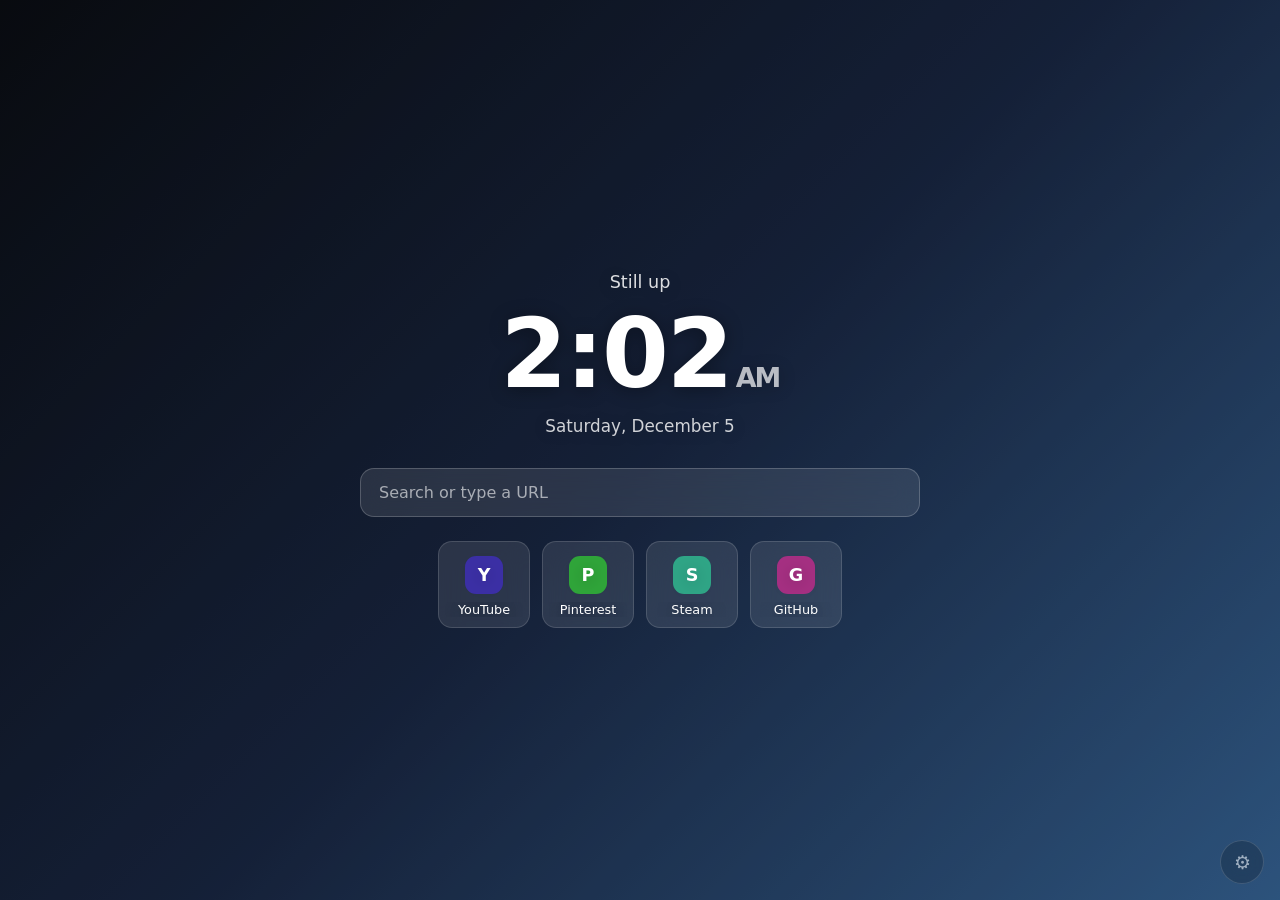
<file: extension/newtab.html>
<!doctype html>
<html lang="en"><head><meta charset="utf-8">
<meta name="viewport" content="width=device-width, initial-scale=1, viewport-fit=cover">
<meta name="description" content="Fast, customizable new tab with video wallpapers"><meta name="color-scheme" content="dark light"><meta name="theme-color" content="#0b0e14"><title>New Tab</title>
<link rel="stylesheet" href="styles.css"></head>
<body>
<div id="bg"></div>
<main id="ui">
 <div id="gr" data-w="gr"></div>
 <div id="clock" data-w="clock"><span id="t"></span><span id="ap"></span><svg id="an" viewBox="-50 -50 100 100" aria-hidden="true"><circle r="48" fill="none" stroke="currentColor" stroke-opacity=".5" stroke-width="1.5"/><g id="tk"></g><line id="hh" y2="-26" stroke="currentColor" stroke-width="3.5" stroke-linecap="round"/><line id="hm" y2="-38" stroke="currentColor" stroke-width="2.5" stroke-linecap="round"/><line id="hs" y2="-42" stroke="var(--ac)" stroke-width="1.2" stroke-linecap="round"/></svg></div>
 <div id="d" data-w="d"></div>
 <form id="sf" data-w="sf" autocomplete="off"><input id="q" type="text" placeholder="Search or type a URL" aria-label="Search"></form>
 <nav id="lk" data-w="lk" aria-label="Shortcuts"></nav>
<section id="nw" class="wg" data-w="nw" hidden><textarea id="nta" placeholder="Quick notes" aria-label="Notes"></textarea></section>
 <section id="tw" class="wg" data-w="tw" hidden><div id="tl"></div><input id="ti" type="text" placeholder="Add a task, press Enter" aria-label="Add task"></section>
</main>
<style id="cc"></style>
<div id="toast" role="status" aria-live="polite"></div>
<button id="done" hidden>Done · drag to move · ■ resize · ● rotate</button>
<div id="cd" data-w="cd" hidden></div><div id="qt" data-w="qt" hidden></div>
<section id="wx" class="wg" data-w="wx" hidden></section>
<section id="pm" class="wg" data-w="pm" hidden><div id="pt">25:00</div><div class="pr"><button class="btn" id="pg">Start</button><button class="btn" data-pm="25">Focus</button><button class="btn" data-pm="5">Break</button></div></section>
<section id="cal" class="wg" data-w="cal" hidden></section>
<section id="bm" class="wg" data-w="bm" hidden><button id="bmh" type="button"></button><div id="bmp"><div class="bt" id="bmt"></div><input id="bms2" type="text" placeholder="Search bookmarks" aria-label="Search bookmarks"><div id="bmg"></div></div></section>
<section id="gw" class="wg" data-w="gw" hidden><button id="gwh" type="button"></button><div id="gwp"><div id="gwg"></div></div></section>
<div id="lib" class="win" hidden role="dialog" aria-label="Wallpaper library"><div id="lh"><b id="lt">Wallpaper library</b><button class="btn" id="lc" aria-label="Close">✕</button></div><div class="ch" id="lf"></div><div id="lg"></div></div>
<button id="gear" aria-label="Customize">⚙</button>
<aside id="pn" aria-label="Settings">
 <h2>Customize <button class="btn" id="x">Close</button></h2>
 <input id="ps" type="text" placeholder="Search settings…" aria-label="Search settings">
 <div class="tabs" role="tablist"><button class="on" data-p="p1">Wallpapers</button><button data-p="p2">Widgets</button><button data-p="p3">Settings</button></div>
 <section class="pg on" id="p1">
  <button class="btn big pri" id="up">Upload your own (video / image / GIF)</button><input id="f" type="file" accept="image/*,video/*" multiple hidden>
  <button class="btn big" id="lo">Choose from library</button>
  <h3>My uploads</h3><div class="ch" id="bgs"></div>
  <div class="pr"><button class="btn" id="dflt">Restore default</button><button class="btn" id="dall">Delete all uploads</button></div>
  
  <h3>Adjust</h3>
  <div class="r">Save per wallpaper<input type="checkbox" data-k="pw"></div>
  <p class="note" id="wpn"></p>
  <div class="pr"><button class="btn" id="wpr">Reset this wallpaper</button><button class="btn" id="wpa">Use for all</button></div>
  <div class="r">Dim<input type="range" data-k="dim" min="0" max=".85" step=".01"></div>
  <div class="r">Brightness<input type="range" data-k="br" min=".3" max="1.5" step=".05"></div>
  <div class="r">Saturation<input type="range" data-k="sa" min="0" max="2" step=".05"></div>
  <div class="r">Blur<input type="range" data-k="wb" min="0" max="20" step="1"></div>
  <div class="r">Fit<select data-k="fit"><option value="cover">Fill</option><option value="contain">Fit</option></select></div>
  <div class="r">Focus X<input type="range" data-k="ox" min="0" max="100" step="1"></div>
  <div class="r">Focus Y<input type="range" data-k="oy" min="0" max="100" step="1"></div>
  <div class="r">Vignette<input type="range" data-k="vg" min="0" max=".9" step=".05"></div>
  <div class="r">Tint color<input type="color" data-k="tint"></div>
  <div class="r">Slow zoom (images)<input type="checkbox" data-k="kb"></div>
  <div class="r">Mouse parallax<input type="checkbox" data-k="px"></div>
  <div class="r">Video speed<input type="range" data-k="vs" min=".25" max="2" step=".25"></div>
  <div class="r">Video sound<input type="checkbox" data-k="snd"></div>
  <h3>Auto change</h3>
  <div class="r">Slideshow<select data-k="ss"><option value="off">Off</option><option value="tab">Each new tab</option><option value="5">Every 5 min</option><option value="15">Every 15 min</option><option value="60">Every hour</option></select></div>
  <div class="r">Slideshow order<select data-k="sso"><option value="shuf">Shuffle</option><option value="seq">In order</option></select></div>
  <div class="r">Slideshow wallpapers<button class="btn" id="sslb">All wallpapers</button></div>
  <div class="r">Auto day / night wallpaper<input type="checkbox" data-k="dn"></div>
  <div class="r">Day starts at<input type="number" data-k="dh" min="0" max="23" style="width:64px"></div>
  <div class="r">Night starts at<input type="number" data-k="nh" min="0" max="23" style="width:64px"></div>
  <div id="dnbox" class="dn"></div><p class="note" id="dns"></p>
  
 </section>
 <section class="pg" id="p2">
  <h3>Layout</h3>
  <div class="pr"><button class="btn" data-pre="min">Minimal</button><button class="btn" data-pre="bal">Balanced</button><button class="btn" data-pre="full">Full</button></div>
  <div class="pr" style="margin-top:8px"><button class="btn" id="ed">Move &amp; resize</button><button class="btn" id="rl">Reset positions</button></div>
  <h3>Show</h3>
  <div class="r">Clock<input type="checkbox" data-k="sClock"></div>
  <div class="r">Date<input type="checkbox" data-k="sDate"></div>
  <div class="r">Greeting<input type="checkbox" data-k="sGreet"></div>
  <div class="r">Search bar<input type="checkbox" data-k="sSearch"></div>
  <div class="r">Shortcuts<input type="checkbox" data-k="sLinks"></div>
  <div class="r">Notes<input type="checkbox" data-k="sNotes"></div>
  <div class="r">To-do list<input type="checkbox" data-k="sTodo"></div>
  <div class="r">Weather<input type="checkbox" data-k="sWx"></div>
  <div class="r">Focus timer<input type="checkbox" data-k="sPm"></div>
  <div class="r">Calendar<input type="checkbox" data-k="sCal"></div>
  <div class="r">Countdown<input type="checkbox" data-k="sCd"></div>
  <div class="r">Daily quote<input type="checkbox" data-k="sQt"></div>
  <div class="r">Bookmarks<input type="checkbox" data-k="sBm"></div>
  <div class="r">Google apps<input type="checkbox" data-k="sGw"></div>
  <h3>Audio players</h3>
  <p class="note">Shows what's playing in your other tabs (extension). The preview uses a demo track.</p>
  <div id="awl"></div><button class="btn big" id="awa">+ Add audio widget</button>
  <h3>Visualizer bars</h3>
  <div class="r">Source<select data-k="vm"><option value="tab">Tab audio (real sound)</option><option value="live">Share audio (any tab or screen)</option><option value="sim">Demo animation</option></select></div>
  <p class="note" id="vst"></p>
  <div id="vzl"></div><button class="btn big" id="vza">+ Add visualizer bars</button>
  <h3>Bookmarks</h3>
  <div class="r">Folder<select id="bmf"></select></div>
  <div class="r">Show as<select data-k="bmd"><option value="dd">Dropdown (saves space)</option><option value="open">Always open</option></select></div>
  <div class="r">Layout<select data-k="bml"><option value="grid">Grid</option><option value="dock">Dock</option><option value="list">List</option></select></div>
  <div class="r">Icon size<input type="range" data-k="bms" min="36" max="96" step="2"></div>
  <div class="r">Width<input type="range" data-k="bmw" min="280" max="900" step="10"></div>
  <div class="r">Show names<input type="checkbox" data-k="bmn"></div>
  <div class="r">Folder tabs<input type="checkbox" data-k="bmt"></div>
  <h3>Google apps</h3>
  <div class="r">Show as<select data-k="gwd"><option value="dd">Dropdown (saves space)</option><option value="open">Always open</option></select></div>
  <div class="r">Icon size<input type="range" data-k="gws" min="36" max="80" step="2"></div>
  <div class="r">Columns<input type="range" data-k="gwc" min="3" max="6" step="1"></div>
  <div class="r">Show names<input type="checkbox" data-k="gwn"></div>
  <div class="r">Account number (0 = first)<input type="number" data-k="gwa" min="0" max="9" style="width:64px"></div>
  <details class="zl"><summary>Choose which apps to show</summary><div class="ch" id="gwl"></div></details>
  <h3>Arrange</h3>
  <div class="r">Vertical align<select data-k="va"><option value="start">Top</option><option value="center">Center</option><option value="end">Bottom</option></select></div>
  <div class="r">Spacing<input type="range" data-k="gap" min="0" max="48" step="2"></div>
  <div class="r">Snap to grid<input type="checkbox" data-k="snap"></div>
  <div class="r">Zen mode (press Z)<input type="checkbox" data-k="zen"></div>
  <details class="zl"><summary>Choose what zen mode hides</summary><div class="ch" id="zlb"></div></details>
  <h3>Clock</h3>
  <div class="r">Your name<input type="text" data-k="name" placeholder="optional"></div>
  <div class="r">Size<input type="range" data-k="cs" min="40" max="220" step="2"></div>
  <div class="r">Weight<input type="range" data-k="clw" min="100" max="900" step="100"></div>
  <div class="r">Letter spacing<input type="range" data-k="cls" min="-.08" max=".2" step=".01"></div>
  <div class="r">Style<select data-k="cst"><option value="analog">Analog</option><option value="w6">Regular</option><option value="thin">Thin</option><option value="bold">Bold</option><option value="mono">Mono</option></select></div>
  <div class="r">24-hour<input type="checkbox" data-k="h24"></div>
  <div class="r">Show seconds<input type="checkbox" data-k="sec"></div>
  <h3>Weather &amp; countdown</h3>
  <div class="r">City<input type="text" data-k="city" placeholder="Delhi"></div>
  <div class="r">Unit<select data-k="unit"><option value="C">°C</option><option value="F">°F</option></select></div>
  <div class="r">Event<input type="text" data-k="cdn" placeholder="Exam"></div>
  <div class="r">Date<input type="date" data-k="cdd"></div>
  <h3>Shortcuts</h3>
  <div class="r">Open animation<select data-k="ld"><option value="grow">Grow from tile + logo</option><option value="fade">Fade + logo</option><option value="off">Off</option></select></div>
  <div class="r">Animation length<input type="range" data-k="ldd" min="1" max="5" step=".5"></div>
  <div class="r">Tile size<input type="range" data-k="tile" min="56" max="140" step="2"></div>
  <div class="r">Show names<input type="checkbox" data-k="lbl"></div><div id="ll"></div>
  <div class="lr"><input type="text" id="ln" placeholder="Name" size="8"><input type="text" id="lu" placeholder="site.com" style="flex:1"><button class="btn" id="la">Add</button></div>
 </section>
 <section class="pg" id="p3">
  <h3>Scenes</h3>
  <div id="sl"></div><div class="lr"><input type="text" id="sn" placeholder="Scene name" style="flex:1"><button class="btn" id="sv">Save current</button></div>
  <h3>Look</h3><div class="ch" id="thm"></div>
  <div class="r">Glass style<select data-k="gs"><option value="frost">Frosted</option><option value="gloss">Glossy</option><option value="clear">Clear</option><option value="oled">OLED black</option></select></div>
  <div class="r">Glass opacity<input type="range" data-k="go" min="0" max=".4" step=".01"></div>
  <div class="r">Glass tint color<input type="color" data-k="gt"></div>
  <div class="r">Tint strength<input type="range" data-k="gts" min="0" max=".6" step=".02"></div>
  <div class="r">Lite mode (no blur, still video)<input type="checkbox" data-k="lite"></div>
  <div class="r">Corner radius<input type="range" data-k="rad" min="0" max="32" step="1"></div>
  <div class="r">Text color<input type="color" data-k="tc"></div>
  <div class="r">Text shadow<input type="range" data-k="sh" min="0" max="1" step=".05"></div>
  <div class="r">Accent<input type="color" data-k="ac"></div>
  <div class="r">Font<select data-k="font"><option value="sans">Clean</option><option value="serif">Serif</option><option value="mono">Mono</option><option value="round">Rounded</option></select></div>
  <div class="r">Google font (all text)<input type="text" data-k="gf" list="gfl" placeholder="e.g. Poppins"></div>
  <div class="r">Google font (clock)<input type="text" data-k="gfc" list="gfl" placeholder="e.g. Orbitron"></div>
  <p class="note">Type any family name from <a href="https://fonts.google.com" target="_blank" rel="noopener" style="color:inherit">fonts.google.com</a>. Needs internet. Leave empty to use the built-in fonts.</p>
  <datalist id="gfl"><option value="Poppins"><option value="Inter"><option value="Montserrat"><option value="Playfair Display"><option value="Orbitron"><option value="Bebas Neue"><option value="Space Grotesk"><option value="JetBrains Mono"><option value="Pacifico"><option value="Oswald"><option value="Raleway"><option value="Lobster"><option value="Rajdhani"><option value="Quicksand"></datalist>
  <div class="r">Glass blur<input type="range" data-k="blur" min="0" max="30" step="1"></div>
  <div class="r">Panel theme<select id="th"><option value="">System</option><option value="dark">Dark</option><option value="light">Light</option></select></div>
  <h3>Search &amp; text</h3>
  <div class="r">Search width<input type="range" data-k="cw" min="280" max="900" step="10"></div>
  <div class="r">Search hint<input type="text" data-k="ph"></div>
  <div class="r">Focus search on open<input type="checkbox" data-k="af"></div>
  <div class="r">Greeting text<input type="text" data-k="greet" placeholder="Auto"></div>
  <div class="r">Date format<select data-k="df"><option value="long">Tuesday, October 13</option><option value="short">Tue, Oct 13</option><option value="num">13/10/2026</option><option value="day">Weekday only</option></select></div>
  <div class="r">Search engine<select data-k="eng"><option value="https://duckduckgo.com/?q=">DuckDuckGo</option><option value="https://search.brave.com/search?q=">Brave</option><option value="https://www.google.com/search?q=">Google</option><option value="https://www.bing.com/search?q=">Bing</option></select></div>
  <h3>Custom CSS</h3>
  <textarea data-k="css" spellcheck="false" placeholder="#clock{font-weight:200}"></textarea>
  <h3>Backup</h3>
  <p class="note" id="bkn"></p>
  <div class="r">Settings only<span class="pr" style="flex:none"><button class="btn" id="ex">Export</button><button class="btn" id="im">Import</button></span></div>
  <div class="r">Full backup (with wallpapers)<span class="pr" style="flex:none"><button class="btn" id="exf">Export</button><button class="btn" id="imf2b">Import</button></span></div>
  <input id="imf" type="file" accept=".json" hidden><input id="imf2" type="file" accept=".ntbk" hidden>
  <h3>Reset</h3><button class="btn" id="rs">Reset all settings</button>
 </section>
<p class="hint">v2.10 · Ctrl+K commands · / search · Esc close</p></aside>
<script src="app.js"></script>
</body></html>
</file>
<file: extension/styles.css>
:root{box-sizing:border-box;padding-top:env(safe-area-inset-top,0px);padding-bottom:env(safe-area-inset-bottom,0px);--ac:#5eead4;--dim:.25;--bl:12px;--cs:96px;--pn:rgba(18,20,26,.8);--ptx:#f2f4f8;--pl:rgba(255,255,255,.14)}
@media(prefers-color-scheme:light){:root:not([data-theme=dark]){--pn:rgba(250,251,253,.86);--ptx:#14161b;--pl:rgba(0,0,0,.14)}}
:root[data-theme=dark]{--pn:rgba(18,20,26,.8);--ptx:#f2f4f8;--pl:rgba(255,255,255,.14)}
:root[data-theme=light]{--pn:rgba(250,251,253,.86);--ptx:#14161b;--pl:rgba(0,0,0,.14)}
*{box-sizing:border-box}[hidden]{display:none!important}
html,body{height:100%;margin:0}
body{background:#0b0e14;color:#fff;font-family:system-ui,-apple-system,"Segoe UI",sans-serif;overflow:hidden}
#bg{position:fixed;inset:0;background:#0b0e14;z-index:0}
#bg video,#bg img{position:absolute;inset:0;width:100%;height:100%;object-fit:cover;opacity:0;transition:opacity .6s}
#bg .on{opacity:1}
#bg:after{content:"";position:absolute;inset:0;background:#000;opacity:var(--dim)}
#ui{position:relative;z-index:1;height:100%;display:flex;flex-direction:column;align-items:center;justify-content:center;gap:14px;padding:24px;text-shadow:0 2px 18px rgba(0,0,0,.35)}
#gr{font-size:1.1rem;opacity:.85}
#clock{font-size:var(--cs);line-height:1;font-weight:600;letter-spacing:-.02em;font-variant-numeric:tabular-nums}
#ap{font-size:.28em;margin-left:.15em;opacity:.7}
#d{opacity:.8;font-size:1.05rem}
#sf{width:min(560px,92vw);margin-top:18px;display:flex;background:rgba(255,255,255,.12);border:1px solid rgba(255,255,255,.2);border-radius:14px;backdrop-filter:blur(var(--bl));-webkit-backdrop-filter:blur(var(--bl));transition:border-color .2s,background .2s}
#sf:focus-within{border-color:var(--ac);background:rgba(255,255,255,.18)}
#q{flex:1;background:none;border:0;outline:0;color:#fff;font:inherit;font-size:1rem;padding:14px 18px;min-width:0}
#q::placeholder{color:rgba(255,255,255,.6)}
#lk{display:flex;flex-wrap:wrap;gap:12px;justify-content:center;max-width:min(640px,94vw);margin-top:10px}
#lk a{width:92px;padding:14px 6px 10px;border-radius:14px;background:rgba(255,255,255,.1);border:1px solid rgba(255,255,255,.14);backdrop-filter:blur(var(--bl));-webkit-backdrop-filter:blur(var(--bl));color:#fff;text-decoration:none;text-align:center;font-size:.8rem;transition:transform .15s,background .15s}
#lk a:hover,#lk a:focus-visible{transform:translateY(-3px);background:rgba(255,255,255,.2);outline:0}
#lk b{display:grid;place-items:center;width:38px;height:38px;border-radius:11px;margin:0 auto 8px;font-size:1.1rem}
#lk span{display:block;white-space:nowrap;overflow:hidden;text-overflow:ellipsis}
#gear{position:fixed;right:max(16px,env(safe-area-inset-right,0px));bottom:max(16px,env(safe-area-inset-bottom,0px));z-index:3;width:44px;height:44px;border-radius:50%;border:1px solid rgba(255,255,255,.25);background:rgba(0,0,0,.35);color:#fff;font-size:1.2rem;cursor:pointer;backdrop-filter:blur(8px);opacity:.55;transition:opacity .2s,transform .3s}
#gear:hover,#gear:focus-visible{opacity:1;transform:rotate(60deg);outline:0}
#pn{position:fixed;top:0;right:0;bottom:0;z-index:4;width:min(360px,100%);background:var(--pn);color:var(--ptx);backdrop-filter:blur(22px);-webkit-backdrop-filter:blur(22px);border-left:1px solid var(--pl);transform:translateX(102%);transition:transform .28s cubic-bezier(.2,.8,.2,1);overflow-y:auto;padding:20px 18px calc(24px + env(safe-area-inset-bottom,0px));padding-top:calc(20px + env(safe-area-inset-top,0px))}
#pn.open{transform:none}
#pn h2{font-size:1rem;margin:0 0 4px;display:flex;justify-content:space-between;align-items:center}
#pn h3{font-size:.8rem;margin:22px 0 8px;opacity:.65;font-weight:600}
.r{display:flex;align-items:center;justify-content:space-between;gap:10px;margin:9px 0;font-size:.9rem}
.r input[type=range]{width:55%;accent-color:var(--ac)}
.r input[type=checkbox]{accent-color:var(--ac);width:18px;height:18px}
.r input[type=color]{width:42px;height:28px;border:0;background:none;padding:0}
#pn input[type=text],#pn select{background:transparent;color:inherit;border:1px solid var(--pl);border-radius:8px;padding:7px 9px;font:inherit;font-size:.88rem;min-width:0}
.btn{background:transparent;color:inherit;border:1px solid var(--pl);border-radius:8px;padding:7px 12px;font:inherit;font-size:.88rem;cursor:pointer}
.btn:hover,.btn:focus-visible{border-color:var(--ac);outline:0}
.ch{display:flex;flex-wrap:wrap;gap:8px}
.sw{width:52px;height:36px;border-radius:9px;border:2px solid transparent;cursor:pointer;position:relative;overflow:hidden;padding:0;color:#fff;font-size:.65rem}
.sw.on{border-color:var(--ac)}
.sw i{position:absolute;right:2px;top:0;font-style:normal;background:rgba(0,0,0,.6);border-radius:6px;padding:0 4px;line-height:1.3}
.sw u{position:absolute;left:3px;bottom:2px;text-decoration:none;text-shadow:0 1px 3px #000}
.lr{display:flex;gap:8px;align-items:center;margin:6px 0;font-size:.88rem}
.lr span{flex:1;overflow:hidden;text-overflow:ellipsis;white-space:nowrap}
@media(prefers-reduced-motion:reduce){*{transition:none!important}}
@media(max-width:520px){#clock{font-size:min(var(--cs),22vw)}}
.tabs{display:flex;margin:12px 0 4px;border-bottom:1px solid var(--pl)}
.tabs button{flex:1;background:none;border:0;border-bottom:2px solid transparent;color:inherit;opacity:.6;padding:9px 0;font:inherit;font-size:.9rem;font-weight:600;cursor:pointer}
.tabs button.on{opacity:1;border-color:var(--ac)}
.pg{display:none}.pg.on{display:block}
.big{display:block;width:100%;margin:8px 0;padding:11px}
.pr{display:flex;gap:8px}.pr .btn{flex:1}
#pn textarea{width:100%;height:90px;background:transparent;color:inherit;border:1px solid var(--pl);border-radius:8px;padding:8px;font:12px ui-monospace,Consolas,monospace;resize:vertical}
#lib{position:fixed;inset:0;z-index:6;background:rgba(0,0,0,.6);backdrop-filter:blur(6px);display:grid;place-items:center;padding:16px}
#lib>div{width:min(860px,100%);max-height:88%;overflow:auto;background:var(--pn);color:var(--ptx);border:1px solid var(--pl);border-radius:16px;padding:18px}
#lg{display:grid;grid-template-columns:repeat(auto-fill,minmax(150px,1fr));gap:12px;margin-top:14px}
.card{aspect-ratio:16/10;border-radius:12px;border:2px solid transparent;cursor:pointer;position:relative;overflow:hidden;background:#222 center/cover;padding:0}
.card.on{border-color:var(--ac)}
.card span{position:absolute;left:0;right:0;bottom:0;padding:6px 8px;font-size:.75rem;color:#fff;background:linear-gradient(transparent,rgba(0,0,0,.7));text-align:left}
.wg{width:min(300px,90vw);background:rgba(255,255,255,.1);border:1px solid rgba(255,255,255,.16);border-radius:14px;padding:12px;backdrop-filter:blur(var(--bl));-webkit-backdrop-filter:blur(var(--bl));text-shadow:none}
#nw{position:fixed;left:24px;bottom:24px}#tw{position:fixed;right:24px;top:24px}
#nta,#ti{width:100%;background:transparent;border:0;color:#fff;font:inherit;outline:0;padding:6px 2px}
#nta{height:120px;resize:none}#ti{border-top:1px solid rgba(255,255,255,.2);margin-top:6px}
.td{display:flex;gap:8px;align-items:center;font-size:.9rem;padding:3px 0}.td span{flex:1}.td button{background:none;border:0;color:inherit;opacity:.6;cursor:pointer}
body.edit [data-w]{outline:1px dashed var(--ac);outline-offset:8px;cursor:grab;touch-action:none;user-select:none}
body.edit [data-w] *{pointer-events:none}
#done{position:fixed;top:16px;left:50%;translate:-50% 0;z-index:5;background:var(--ac);color:#000;border:0;border-radius:99px;padding:10px 20px;font:inherit;font-weight:600;cursor:pointer}
body #sf,body #lk a,body .wg{background:rgba(255,255,255,var(--go,.1));border-radius:var(--rad,14px);box-shadow:var(--gtsh,none)}
body.gloss #sf,body.gloss #lk a,body.gloss .wg{background:linear-gradient(145deg,rgba(255,255,255,.26),rgba(255,255,255,.05) 38%,rgba(0,0,0,.42));border:1px solid rgba(255,255,255,.4);box-shadow:inset 0 1px 0 rgba(255,255,255,.6),inset 0 -12px 22px rgba(0,0,0,.4),0 10px 28px rgba(0,0,0,.55),var(--gtsh,0 0 0 0 transparent);backdrop-filter:blur(calc(var(--bl)*.6)) saturate(1.5);-webkit-backdrop-filter:blur(calc(var(--bl)*.6)) saturate(1.5)}
body.gloss #sf:focus-within{border-color:var(--ac)}
body.clear #sf,body.clear #lk a,body.clear .wg{background:rgba(255,255,255,.03);border:1px solid rgba(255,255,255,.28);backdrop-filter:blur(2px);-webkit-backdrop-filter:blur(2px);box-shadow:var(--gtsh,none)}
body.oled #sf,body.oled #lk a,body.oled .wg{background:#000;border:1px solid rgba(255,255,255,.2);backdrop-filter:none;-webkit-backdrop-filter:none;box-shadow:var(--gtsh,none)}
#ui{color:var(--tc,#fff)}#q,#lk a,#nta,#ti,.wg .btn{color:inherit}
#bg video,#bg img{filter:brightness(var(--br,1)) saturate(var(--sa,1)) blur(var(--wb,0px));object-fit:var(--fit,cover);transform:scale(1.05)}
#clock[data-s=thin]{font-weight:200}#clock[data-s=bold]{font-weight:800}#clock[data-s=mono]{font-family:ui-monospace,Consolas,monospace}
#wx{position:fixed;left:24px;top:24px;width:auto}#pm{position:fixed;right:24px;bottom:80px;text-align:center}#pt{font-size:2rem;font-weight:600;margin-bottom:8px}
#cal{position:fixed;left:24px;top:110px;width:230px}#cal table{width:100%;text-align:center;font-size:.8rem;border-collapse:collapse}#cal td.to{background:var(--ac);color:#000;border-radius:50%}
#cd,#qt{opacity:.8;font-size:.95rem;text-align:center;max-width:520px}
#pn input[type=date]{background:transparent;color:inherit;border:1px solid var(--pl);border-radius:8px;padding:6px}
#cp{position:fixed;inset:0;z-index:7;background:rgba(0,0,0,.5);display:grid;align-items:start;justify-items:center;padding-top:18vh}
#cp>div{width:min(520px,92vw);background:var(--pn);color:var(--ptx);border:1px solid var(--pl);border-radius:14px;overflow:hidden;backdrop-filter:blur(20px)}
#ci{width:100%;background:none;border:0;border-bottom:1px solid var(--pl);color:inherit;font:inherit;padding:14px;outline:0}
#cr div{padding:10px 14px;cursor:pointer}#cr div.on{background:var(--pl)}
#bg{contain:strict}
button:focus-visible,input:focus-visible,select:focus-visible,textarea:focus-visible,a:focus-visible,.card:focus-visible,.sw:focus-visible{outline:2px solid var(--ac);outline-offset:2px}
.btn.pri{background:var(--ac);color:#000;border-color:transparent;font-weight:600}
.r input[type=checkbox]{appearance:none;-webkit-appearance:none;width:38px;height:22px;border-radius:99px;background:var(--pl);position:relative;cursor:pointer;transition:background .2s;flex:none}
.r input[type=checkbox]:after{content:"";position:absolute;top:3px;left:3px;width:16px;height:16px;border-radius:50%;background:var(--ptx);transition:transform .2s}
.r input[type=checkbox]:checked{background:var(--ac)}
.r input[type=checkbox]:checked:after{transform:translateX(16px);background:#000}
body.lite *,body.lite *:before{backdrop-filter:none!important;-webkit-backdrop-filter:none!important}
body.lite #sf,body.lite #lk a,body.lite .wg{background:rgba(10,12,18,.62)!important}
#toast{position:fixed;left:50%;bottom:24px;translate:-50% 20px;opacity:0;pointer-events:none;z-index:9;background:var(--pn);color:var(--ptx);border:1px solid var(--pl);padding:10px 16px;border-radius:99px;font-size:.9rem;backdrop-filter:blur(14px);-webkit-backdrop-filter:blur(14px);transition:opacity .25s,translate .25s}
#toast.on{opacity:1;translate:-50% 0}
.hint{opacity:.5;font-size:.75rem;text-align:center;margin:26px 0 0}
#ui{gap:var(--gap,14px);justify-content:var(--va,center);text-shadow:0 2px 18px rgba(0,0,0,var(--sh,.35))}
#clock{font-weight:var(--clw,600);letter-spacing:var(--cls,-.02em)}
#sf{width:min(var(--cw,560px),92vw)}#lk a{width:var(--tile,92px)}
body.nolbl #lk span{display:none}body.nolbl #lk b{margin-bottom:0}
#bg video,#bg img{object-position:var(--ox,50%) var(--oy,50%)}
#bg:before{content:"";position:absolute;inset:0;z-index:1;pointer-events:none;background:radial-gradient(ellipse at center,transparent 45%,rgba(0,0,0,var(--vg,0)) 100%)}
#bg:after{z-index:1;background:var(--tint,#000)}
@keyframes kb{from{scale:1}to{scale:1.12}}
body.kb #bg img{animation:kb 40s ease-in-out infinite alternate}
@media(prefers-reduced-motion:reduce){body.kb #bg img{animation:none}}
#an{display:none;width:1.6em;height:1.6em}#clock[data-s=analog] #an{display:block}#clock[data-s=analog] #t,#clock[data-s=analog] #ap{display:none}
.aw{position:fixed;z-index:2;top:78%;left:calc(50% - var(--aw)/2);width:var(--aw);display:flex;align-items:center;gap:12px;padding:10px;user-select:none}
.s-bar{--aw:340px}.s-pill{--aw:240px;border-radius:99px!important;padding:6px 14px 6px 6px}.s-circle{--aw:170px;height:170px;padding:0;border-radius:50%!important;justify-content:center}.s-card{--aw:210px;flex-direction:column;align-items:stretch}.s-mini{--aw:104px;border-radius:99px!important;padding:6px 12px;justify-content:space-between}
.ar{position:relative;flex:none;width:48px;height:48px;border-radius:10px;background:linear-gradient(135deg,var(--ac),#2a3350)}
.s-pill .ar{width:40px;height:40px;border-radius:50%}.s-circle .ar{position:absolute;inset:8px;width:auto;height:auto;border-radius:50%}.s-card .ar{width:100%;height:auto;aspect-ratio:1}.s-mini .ar{display:none}
.ai{position:absolute;inset:0;width:100%;height:100%;object-fit:cover;border-radius:inherit}
.rg{position:absolute;inset:-6px;width:calc(100% + 12px);height:calc(100% + 12px);transform:rotate(-90deg);display:none;pointer-events:none}.s-circle .rg{display:block}
.rg circle{fill:none;stroke-width:3}.rg .g{stroke:rgba(255,255,255,.2)}.rg .p{stroke:var(--ac);stroke-linecap:round;stroke-dasharray:289;stroke-dashoffset:289;transition:stroke-dashoffset 1s linear}
.tx{flex:1;min-width:0}.tx b,.tx span{display:block;white-space:nowrap;overflow:hidden;text-overflow:ellipsis}.tx b{font-size:.9rem}.tx span{font-size:.75rem;opacity:.7}
.s-mini .tx{display:none}.s-pill .tx span,.s-pill .pb{display:none}.s-pill [data-c=prev],.s-pill [data-c=next],.s-mini [data-c=prev],.s-mini [data-c=next]{display:none}
.s-circle .tx{position:absolute;top:calc(100% + 8px);left:50%;translate:-50% 0;width:220px;text-align:center;flex:none}.s-circle .pb,.s-circle .eq{display:none}
.s-circle .cb{position:absolute;background:rgba(0,0,0,.5);border-radius:99px;padding:2px 6px;opacity:0;transition:opacity .2s}.s-circle:hover .cb,.s-circle .cb:focus-within{opacity:1}
.s-card .cb{justify-content:center}.s-card .eq{display:none}
.pb{height:6px;border-radius:9px;background:rgba(255,255,255,.2);margin-top:8px;overflow:hidden;cursor:pointer}.pb i{display:block;width:100%;height:100%;background:var(--ac);transform:scaleX(0);transform-origin:left;pointer-events:none;transition:transform 1s linear}
.eq{display:flex;gap:2px;align-items:flex-end;height:18px}.eq i{width:3px;height:30%;background:var(--ac);border-radius:2px}
.playing .eq i{animation:eq .9s ease-in-out infinite alternate}.eq i:nth-child(2){animation-delay:.15s}.eq i:nth-child(3){animation-delay:.3s}.eq i:nth-child(4){animation-delay:.45s}@keyframes eq{to{height:100%}}
.cb{display:flex;align-items:center}.cb button{background:none;border:0;color:inherit;cursor:pointer;padding:6px;border-radius:50%;display:grid;place-items:center}.cb button:hover{background:rgba(255,255,255,.18)}
.s-circle.playing .ai{animation:spin 10s linear infinite}@keyframes spin{to{rotate:360deg}}
.no-art .ar{display:none}.no-txt .tx{display:none}.no-prg .pb,.no-prg .rg{display:none!important}.no-ctl .cb{display:none}.no-eq .eq{display:none}
@media(prefers-reduced-motion:reduce){.playing .eq i,.s-circle.playing .ai{animation:none}}
.chip{display:inline-flex;gap:6px;align-items:center;border:1px solid var(--pl);border-radius:99px;padding:4px 10px;font-size:.82rem;cursor:pointer}.chip input{accent-color:var(--ac)}
#pn .ac{border:1px solid var(--pl);border-radius:12px;padding:6px 12px 10px;margin:8px 0}.note{font-size:.78rem;opacity:.6;margin:4px 0 8px}
.vz{position:fixed;z-index:2;top:62%;left:calc(50% - var(--vw,320px)/2);width:auto;padding:0}
body .vz:not(.glass){background:none!important;border:0!important;box-shadow:none!important;backdrop-filter:none!important;-webkit-backdrop-filter:none!important}
.vz.glass{padding:12px}.vz canvas{display:block}
#gr,#clock,#d,#sf,#lk,#cd,#qt{position:relative}#wx,#pm,#cal{z-index:2}
body.edit [data-w]{will-change:translate,scale,rotate}
body.edit [data-w][data-sel]{outline:2px solid var(--ac)}body.edit [data-w][data-drag]{cursor:grabbing}
.eh{display:none;position:absolute;width:22px;height:22px;background:var(--ac);border:2px solid #000;border-radius:50%;z-index:6;box-shadow:0 2px 8px rgba(0,0,0,.45);scale:calc(1/var(--wsc,1))}
.eh-s{right:-16px;bottom:-16px;cursor:nwse-resize;border-radius:5px}.eh-r{right:-16px;top:-16px;cursor:grab}
body.edit [data-w]>.eh{display:block;pointer-events:auto}
details.sec{border-bottom:1px solid var(--pl)}
details.sec>summary{cursor:pointer;list-style:none;padding:12px 22px 12px 2px;font-weight:600;font-size:.92rem;display:flex;flex-direction:column;gap:2px;position:relative}
details.sec>summary::-webkit-details-marker{display:none}
details.sec>summary::after{content:"›";position:absolute;right:6px;top:10px;font-size:1.2rem;opacity:.6;transition:rotate .2s}
details.sec[open]>summary::after{rotate:90deg}
details.sec>summary small{font-weight:400;opacity:.6;font-size:.76rem}
details.sec[open]{padding-bottom:12px}
details.ac>summary{cursor:pointer;font-weight:600;font-size:.88rem;padding:4px 0}
#ps{width:100%;margin:10px 0 0}#pn.srch .pg{display:block}#pn.srch .tabs{display:none}
:root{--ob:#1b1e26}@media(prefers-color-scheme:light){:root:not([data-theme=dark]){--ob:#fff}}:root[data-theme=light]{--ob:#fff}:root[data-theme=dark]{--ob:#1b1e26}
#pn select option,#pn select optgroup{background:var(--ob);color:var(--ptx)}
#pn input[type=number]{background:transparent;color:inherit;border:1px solid var(--pl);border-radius:8px;padding:6px}
.sw.up{width:84px;height:52px}
#lib.win{position:fixed;inset:auto;left:calc(50% - 220px);top:9vh;z-index:6;width:min(440px,94vw);max-height:72vh;display:flex;flex-direction:column;background:var(--pn);color:var(--ptx);border:1px solid var(--pl);border-radius:16px;padding:0;place-items:initial;backdrop-filter:blur(22px);-webkit-backdrop-filter:blur(22px);box-shadow:0 18px 50px rgba(0,0,0,.5)}
#lib.win>div{width:auto;max-height:none;overflow:visible;background:none;border:0;border-radius:0;padding:0;backdrop-filter:none}
#lh{display:flex;justify-content:space-between;align-items:center;padding:10px 14px;cursor:grab;touch-action:none;border-bottom:1px solid var(--pl)}
#lf{padding:10px 14px 0;gap:6px}#lg{padding:12px 14px 14px;overflow:auto;grid-template-columns:repeat(auto-fill,minmax(110px,1fr));gap:10px;margin-top:0}
.bch{flex:none;background:rgba(255,255,255,.1);border:1px solid rgba(255,255,255,.16);color:inherit;border-radius:99px;padding:4px 12px;font:inherit;font-size:.8rem;cursor:pointer}.bch.on{background:var(--ac);color:#000;border-color:transparent}
#lib .bch{background:transparent;border-color:var(--pl)}#lib .bch.on{background:var(--ac);color:#000}
.dn{display:grid;grid-template-columns:repeat(auto-fit,minmax(140px,1fr));gap:8px;margin:8px 0}
.dc{border:1px solid var(--pl);border-radius:12px;padding:8px;display:flex;flex-direction:column;gap:4px;min-width:0}.dc.on{border-color:var(--ac)}
.dt{height:54px;border-radius:8px;background:#222 center/cover}.dc b{font-size:.85rem;white-space:nowrap;overflow:hidden;text-overflow:ellipsis}.dc small{opacity:.65}
#bm{position:fixed;z-index:2;left:calc(50% - var(--bw,560px)/2);bottom:84px;width:var(--bw,560px);max-width:94vw}
.bt{display:flex;gap:6px;overflow-x:auto;padding-bottom:8px;scrollbar-width:none}
#bmg{display:grid;grid-template-columns:repeat(auto-fill,minmax(calc(var(--bs,56px) + 28px),1fr));gap:10px;max-height:46vh;overflow:auto;scrollbar-width:thin}
#bmg a{display:block;text-align:center;color:inherit;text-decoration:none;font-size:.75rem;transition:translate .18s,scale .18s}#bmg a:hover{translate:0 -2px}
#bmg b{display:grid;place-items:center;width:var(--bs,56px);height:var(--bs,56px);border-radius:calc(var(--bs,56px)*.28);margin:0 auto 5px;font-size:calc(var(--bs,56px)*.4)}
#bmg b img{width:60%;height:60%}#bmg span{display:block;white-space:nowrap;overflow:hidden;text-overflow:ellipsis}#bm.nolbl #bmg span{display:none}
body #bm[data-l=dock]{background:none!important;border:0!important;box-shadow:none!important;backdrop-filter:none!important;-webkit-backdrop-filter:none!important}
#bm[data-l=dock] #bmg{display:flex;justify-content:center;align-items:flex-end;gap:6px;max-height:none;overflow:visible;padding:8px 12px;background:rgba(255,255,255,.12);border:1px solid rgba(255,255,255,.18);border-radius:22px;width:fit-content;max-width:100%;margin:0 auto;backdrop-filter:blur(var(--bl));-webkit-backdrop-filter:blur(var(--bl))}
#bm[data-l=dock] #bmg a{width:var(--bs,56px);transform-origin:bottom}#bm[data-l=dock] #bmg a:hover{scale:1.55;translate:0 0}#bm[data-l=dock] #bmg a:hover+a,#bm[data-l=dock] #bmg a:has(+a:hover){scale:1.25}
#bm[data-l=list] #bmg{grid-template-columns:1fr;gap:4px}#bm[data-l=list] #bmg a{display:flex;align-items:center;gap:10px;text-align:left;padding:4px 6px;border-radius:10px}#bm[data-l=list] #bmg a:hover{background:rgba(255,255,255,.12)}#bm[data-l=list] #bmg b{margin:0;width:32px;height:32px;font-size:.9rem;flex:none}
#ld{position:fixed;inset:0;z-index:30;display:grid;place-items:center;pointer-events:none;clip-path:circle(0 at 50% 50%);background:radial-gradient(circle at 50% 42%,hsl(var(--lh,200) 55% 27%),hsl(var(--lh,200) 50% 8%));color:#fff}
#ld.on{pointer-events:auto;cursor:progress}
#ld.fade{clip-path:none;opacity:0;transition:opacity .35s}#ld.fade.on{opacity:1}
#ld .lg{display:grid;gap:12px;justify-items:center;text-align:center;opacity:0;scale:.7;transition:opacity .3s,scale .5s cubic-bezier(.2,.9,.3,1.25)}
#ld.show .lg{opacity:1;scale:1}
#ld .lw{position:relative;display:grid;place-items:center;width:120px;height:120px}
#ld .lr{position:absolute;inset:0;border-radius:50%;border:3px solid rgba(255,255,255,.14);border-top-color:var(--ac);animation:spin .9s linear infinite}
#ld .lb{width:84px;height:84px;border-radius:22px;display:grid;place-items:center;font-size:2.4rem;font-weight:700;overflow:hidden;box-shadow:0 12px 40px rgba(0,0,0,.45)}
#ld .lb img{width:62%;height:62%}
#ld .ln{font-size:1.15rem;font-weight:600}#ld .ls{opacity:.6;font-size:.82rem}
#ld .pg{position:absolute;left:0;top:0;width:100%;height:3px;overflow:hidden}
#ld .pg:after{content:"";position:absolute;inset:0;background:var(--ac);translate:-100%;animation:ldp var(--ldd,2.5s) linear forwards}@keyframes ldp{to{translate:0}}
@keyframes ldb{from{translate:-100%}to{translate:290%}}
@media(prefers-reduced-motion:reduce){#ld .lr,#ld .pg:after{animation:none}}
#lib.slide .card:not(.on){opacity:.4}
#lib.slide .card.on:after{content:"✓";position:absolute;top:6px;right:6px;width:22px;height:22px;border-radius:50%;background:var(--ac);color:#000;display:grid;place-items:center;font-weight:700;font-size:.85rem}
#clock{font-family:var(--cf,inherit)}
details.zl>summary{cursor:pointer;font-size:.85rem;opacity:.85;padding:6px 0}#zlb{margin:4px 0 10px}
#bmh{display:none}
#bm[data-d=dd]{width:150px;left:calc(50% - 75px);padding:0}
body #bm[data-d=dd]{background:none!important;border:0!important;box-shadow:none!important;backdrop-filter:none!important;-webkit-backdrop-filter:none!important}
#bm[data-d=dd] #bmh{display:block;width:100%;padding:9px 14px;font:inherit;font-size:.85rem;white-space:nowrap;color:inherit;cursor:pointer;background:rgba(255,255,255,.12);border:1px solid rgba(255,255,255,.2);border-radius:99px;backdrop-filter:blur(var(--bl));-webkit-backdrop-filter:blur(var(--bl))}
#bm[data-d=dd] #bmp{display:none;position:absolute;bottom:calc(100% + 10px);left:50%;translate:-50% 0;width:min(var(--bw,560px),94vw);padding:12px;background:rgba(18,20,26,.86);border:1px solid rgba(255,255,255,.16);border-radius:16px;backdrop-filter:blur(18px);-webkit-backdrop-filter:blur(18px);box-shadow:0 18px 50px rgba(0,0,0,.5)}
#bm[data-d=dd].open #bmp{display:block}#bm[data-d=dd].down #bmp{bottom:auto;top:calc(100% + 10px)}
body.edit #bm #bmp{display:none!important}
#bms2{width:100%;margin:0 0 10px;background:rgba(255,255,255,.08);border:1px solid rgba(255,255,255,.16);border-radius:10px;color:#fff;padding:8px 12px;font:inherit;font-size:.85rem;outline:0}
#bms2::placeholder{color:rgba(255,255,255,.55)}
#bmh,#gwh{box-shadow:var(--gtsh,none)}
#gw{position:fixed;z-index:2;left:calc(50% + 90px);bottom:84px}
#gwh{display:none}
#gw[data-d=dd]{width:auto;padding:0}
body #gw[data-d=dd]{background:none!important;border:0!important;box-shadow:none!important;backdrop-filter:none!important;-webkit-backdrop-filter:none!important}
#gw[data-d=dd] #gwh{display:block;padding:9px 14px;font:inherit;font-size:.85rem;white-space:nowrap;color:inherit;cursor:pointer;background:rgba(255,255,255,.12);border:1px solid rgba(255,255,255,.2);border-radius:99px;backdrop-filter:blur(var(--bl));-webkit-backdrop-filter:blur(var(--bl))}
#gw[data-d=dd] #gwp{display:none;position:absolute;bottom:calc(100% + 10px);right:0;width:min(calc(var(--gwc,4)*(var(--gws,52px) + 30px) + 24px),94vw);padding:12px;background:rgba(18,20,26,.86);border:1px solid rgba(255,255,255,.16);border-radius:16px;backdrop-filter:blur(18px);-webkit-backdrop-filter:blur(18px);box-shadow:0 18px 50px rgba(0,0,0,.5)}
#gw[data-d=dd].open #gwp{display:block}#gw[data-d=dd].down #gwp{bottom:auto;top:calc(100% + 10px)}
body.edit #gw #gwp{display:none!important}
#gwg{display:grid;grid-template-columns:repeat(var(--gwc,4),1fr);gap:6px;max-height:min(60vh,420px);overflow:auto;scrollbar-width:thin}
#gwg a{display:block;text-align:center;color:inherit;text-decoration:none;font-size:.72rem;padding:8px 2px;border-radius:12px;transition:background .15s,translate .15s}
#gwg a:hover,#gwg a:focus-visible{background:rgba(255,255,255,.14);translate:0 -2px}
#gwg b{display:grid;place-items:center;width:var(--gws,52px);height:var(--gws,52px);border-radius:calc(var(--gws,52px)*.3);margin:0 auto 6px;color:#fff;box-shadow:0 4px 14px rgba(0,0,0,.3)}
#gwg b svg,#gwg b img{width:56%;height:56%}#gwg span{display:block;white-space:nowrap;overflow:hidden;text-overflow:ellipsis}#gw.nolbl #gwg span{display:none}
</file>
